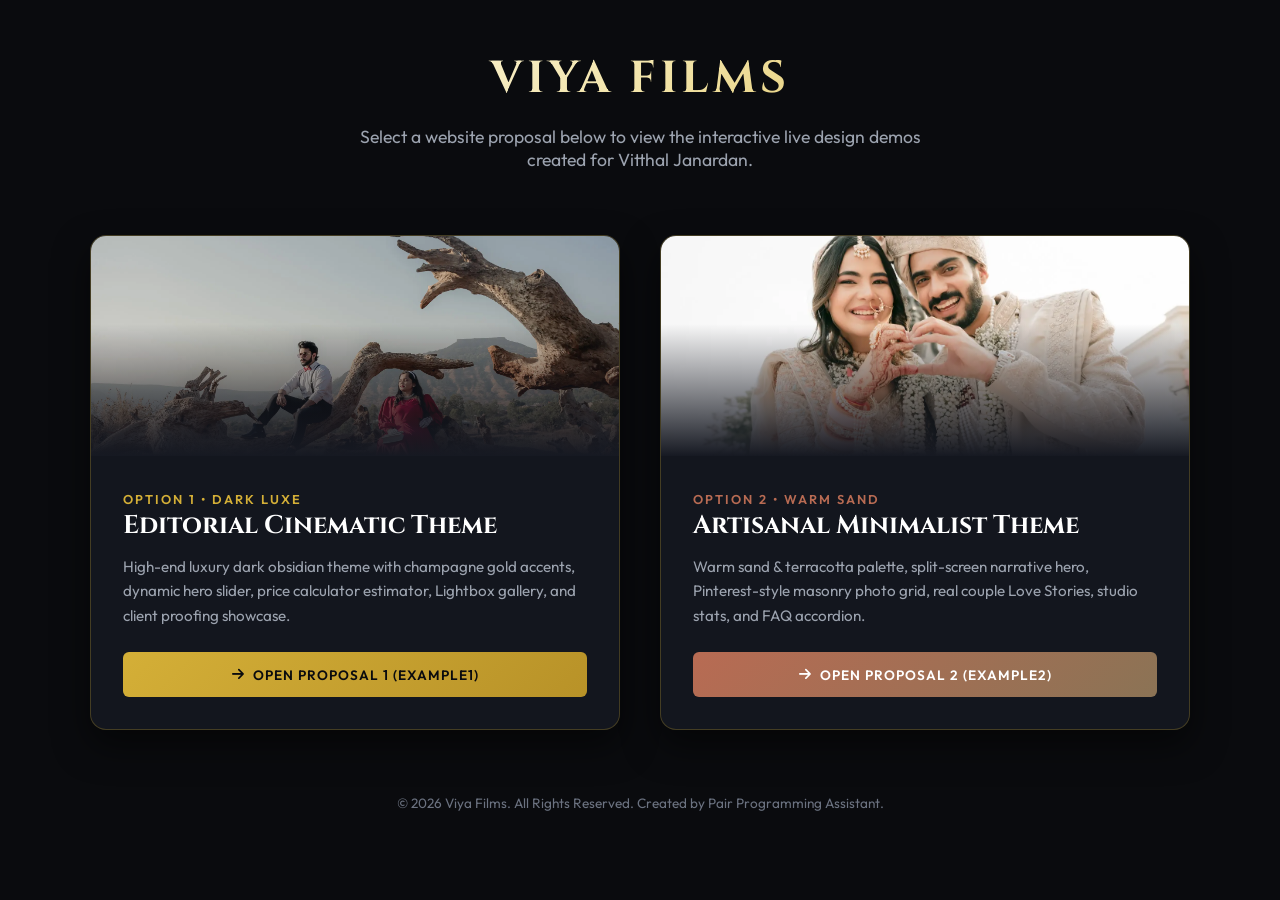
<file: index.html>
<!DOCTYPE html>
<html lang="en">
<head>
  <meta charset="UTF-8">
  <meta name="viewport" content="width=device-width, initial-scale=1.0">
  <title>Viya Films - Design Proposal Demos</title>
  <link rel="icon" type="image/svg+xml" href="example1/assets/images/favicon.svg">
  <link rel="stylesheet" href="https://cdnjs.cloudflare.com/ajax/libs/font-awesome/6.4.0/css/all.min.css">
  <style>
    @import url('https://fonts.googleapis.com/css2?family=Cinzel:wght@600;700&family=Outfit:wght@300;400;600;700&display=swap');
    
    * { margin: 0; padding: 0; box-sizing: border-box; }
    body {
      background: #0a0b0e;
      color: #f3f4f6;
      font-family: 'Outfit', sans-serif;
      min-height: 100vh;
      display: flex;
      flex-direction: column;
      justify-content: space-between;
      padding: 3rem 1.5rem;
    }

    .container {
      max-width: 1100px;
      margin: 0 auto;
      width: 100%;
    }

    .header {
      text-align: center;
      margin-bottom: 4rem;
    }

    .brand-title {
      font-family: 'Cinzel', serif;
      font-size: 2.8rem;
      letter-spacing: 4px;
      margin-bottom: 1rem;
      background: linear-gradient(135deg, #fff 0%, #f3e5ab 50%, #d4af37 100%);
      -webkit-background-clip: text;
      -webkit-text-fill-color: transparent;
    }

    .subtitle {
      color: #9ca3af;
      font-size: 1.1rem;
      max-width: 600px;
      margin: 0 auto;
    }

    .proposals-grid {
      display: grid;
      grid-template-columns: 1fr 1fr;
      gap: 2.5rem;
    }

    .proposal-card {
      background: rgba(22, 25, 34, 0.85);
      border: 1px solid rgba(212, 175, 55, 0.25);
      border-radius: 16px;
      overflow: hidden;
      display: flex;
      flex-direction: column;
      transition: all 0.35s ease;
      box-shadow: 0 15px 35px rgba(0,0,0,0.5);
    }

    .proposal-card:hover {
      transform: translateY(-8px);
      border-color: #d4af37;
      box-shadow: 0 25px 50px rgba(212, 175, 55, 0.2);
    }

    .card-banner {
      height: 220px;
      background-size: cover;
      background-position: center;
      position: relative;
    }

    .card-banner-overlay {
      position: absolute;
      top: 0; left: 0; width: 100%; height: 100%;
      background: linear-gradient(180deg, transparent 40%, rgba(22, 25, 34, 1) 100%);
    }

    .card-body {
      padding: 2rem;
      flex: 1;
      display: flex;
      flex-direction: column;
      justify-content: space-between;
    }

    .proposal-tag {
      color: #d4af37;
      font-size: 0.8rem;
      text-transform: uppercase;
      letter-spacing: 2px;
      font-weight: 600;
      margin-bottom: 0.5rem;
    }

    .proposal-title {
      font-family: 'Cinzel', serif;
      font-size: 1.6rem;
      color: #fff;
      margin-bottom: 0.75rem;
    }

    .proposal-desc {
      color: #9ca3af;
      font-size: 0.95rem;
      margin-bottom: 1.5rem;
      line-height: 1.6;
    }

    .btn-view {
      display: inline-flex;
      align-items: center;
      justify-content: center;
      gap: 0.5rem;
      padding: 0.85rem 1.5rem;
      background: linear-gradient(135deg, #d4af37 0%, #b89228 100%);
      color: #0a0b0e;
      font-weight: 600;
      text-decoration: none;
      border-radius: 6px;
      text-transform: uppercase;
      font-size: 0.85rem;
      letter-spacing: 1px;
      transition: all 0.3s ease;
    }

    .btn-view:hover {
      background: linear-gradient(135deg, #e5c158 0%, #d4af37 100%);
      transform: translateY(-2px);
    }

    .footer {
      text-align: center;
      color: #6b7280;
      font-size: 0.85rem;
      margin-top: 4rem;
    }

    @media (max-width: 768px) {
      .proposals-grid { grid-template-columns: 1fr; }
    }
  </style>
</head>
<body>

  <div class="container">
    <div class="header">
      <h1 class="brand-title">VIYA FILMS</h1>
      <p class="subtitle">Select a website proposal below to view the interactive live design demos created for Vitthal Janardan.</p>
    </div>

    <div class="proposals-grid">
      <!-- Proposal 1 Card -->
      <div class="proposal-card">
        <div class="card-banner" style="background-image: url('ex1.webp');">
          <div class="card-banner-overlay"></div>
        </div>
        <div class="card-body">
          <div>
            <span class="proposal-tag">Option 1 • Dark Luxe</span>
            <h2 class="proposal-title">Editorial Cinematic Theme</h2>
            <p class="proposal-desc">High-end luxury dark obsidian theme with champagne gold accents, dynamic hero slider, price calculator estimator, Lightbox gallery, and client proofing showcase.</p>
          </div>
          <a href="example1/index.html" class="btn-view"><i class="fa-solid fa-arrow-right"></i> Open Proposal 1 (example1)</a>
        </div>
      </div>

      <!-- Proposal 2 Card -->
      <div class="proposal-card">
        <div class="card-banner" style="background-image: url('ex9.webp');">
          <div class="card-banner-overlay"></div>
        </div>
        <div class="card-body">
          <div>
            <span class="proposal-tag" style="color: #b86b53;">Option 2 • Warm Sand</span>
            <h2 class="proposal-title">Artisanal Minimalist Theme</h2>
            <p class="proposal-desc">Warm sand & terracotta palette, split-screen narrative hero, Pinterest-style masonry photo grid, real couple Love Stories, studio stats, and FAQ accordion.</p>
          </div>
          <a href="example2/index.html" class="btn-view" style="background: linear-gradient(135deg, #b86b53 0%, #8b7355 100%); color: #fff;"><i class="fa-solid fa-arrow-right"></i> Open Proposal 2 (example2)</a>
        </div>
      </div>
    </div>

    <div class="footer">
      <p>&copy; 2026 Viya Films. All Rights Reserved. Created by Pair Programming Assistant.</p>
    </div>
  </div>

</body>
</html>
</file>
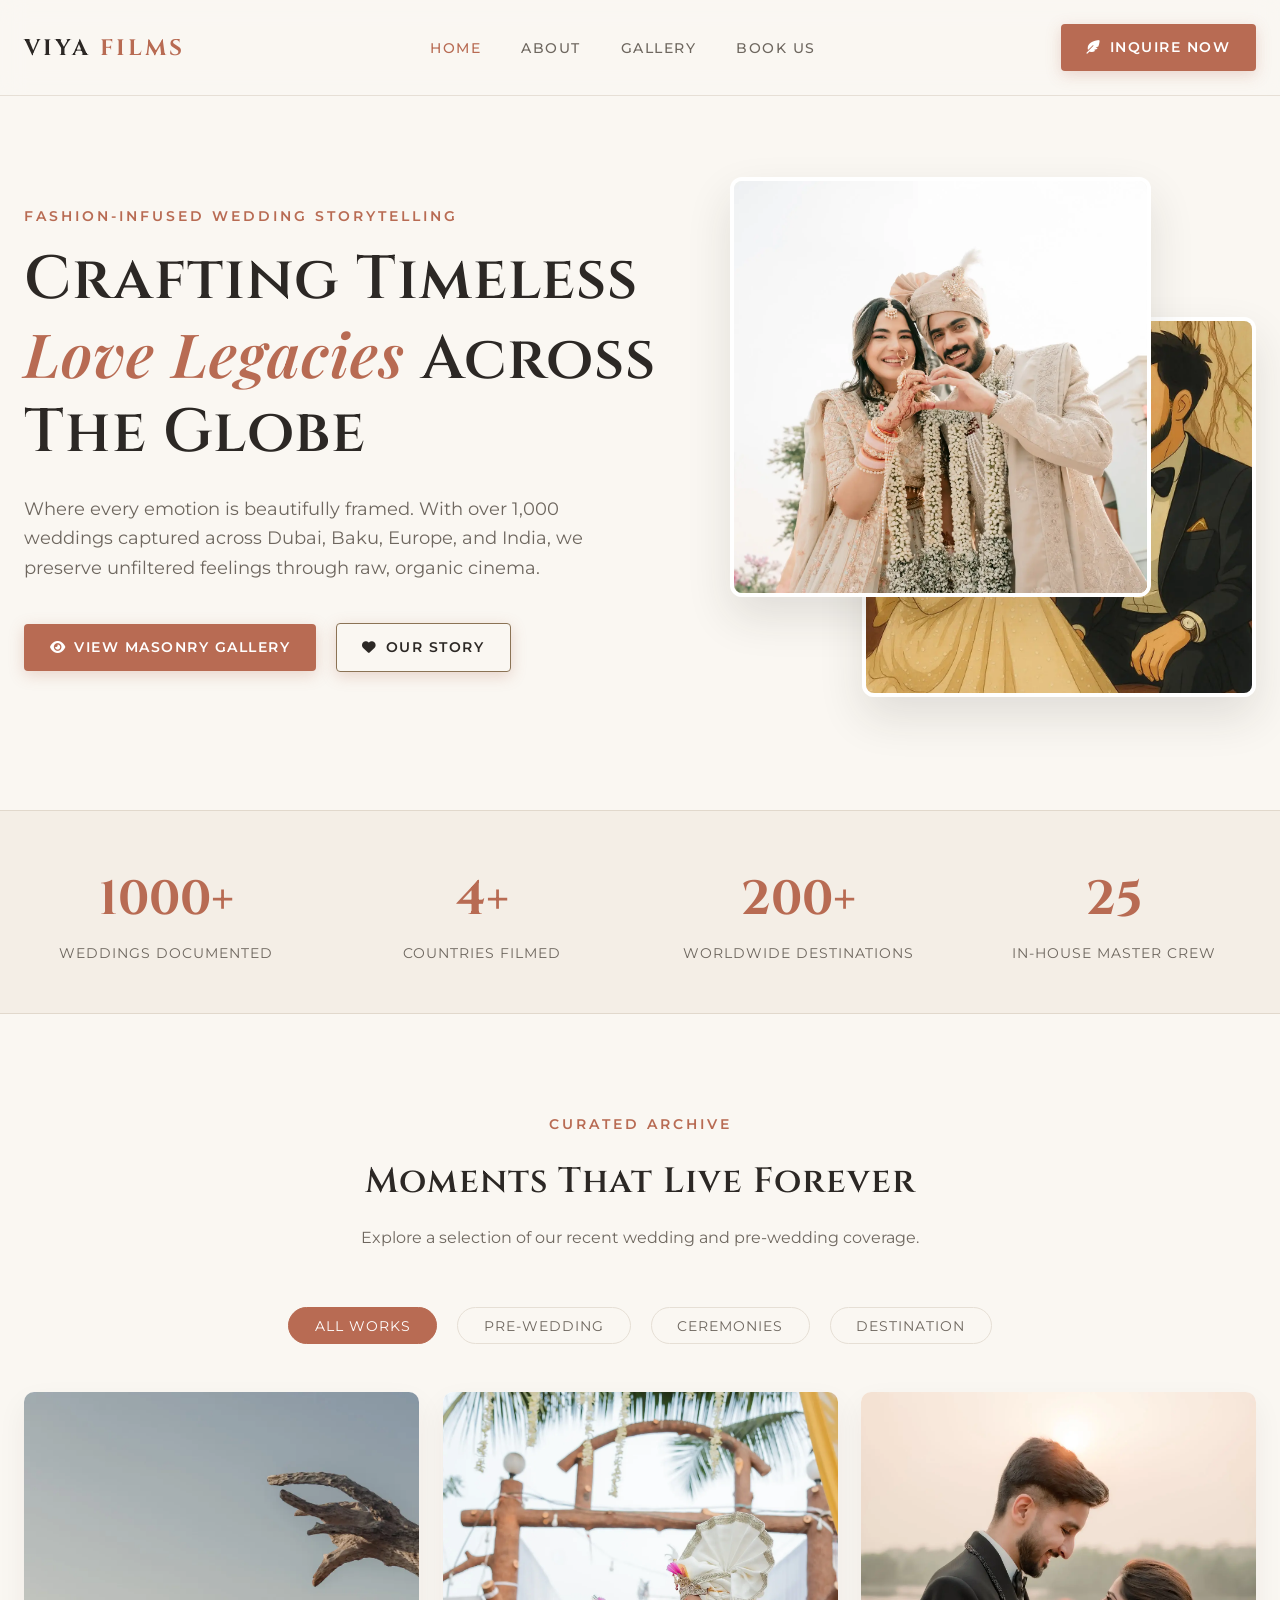
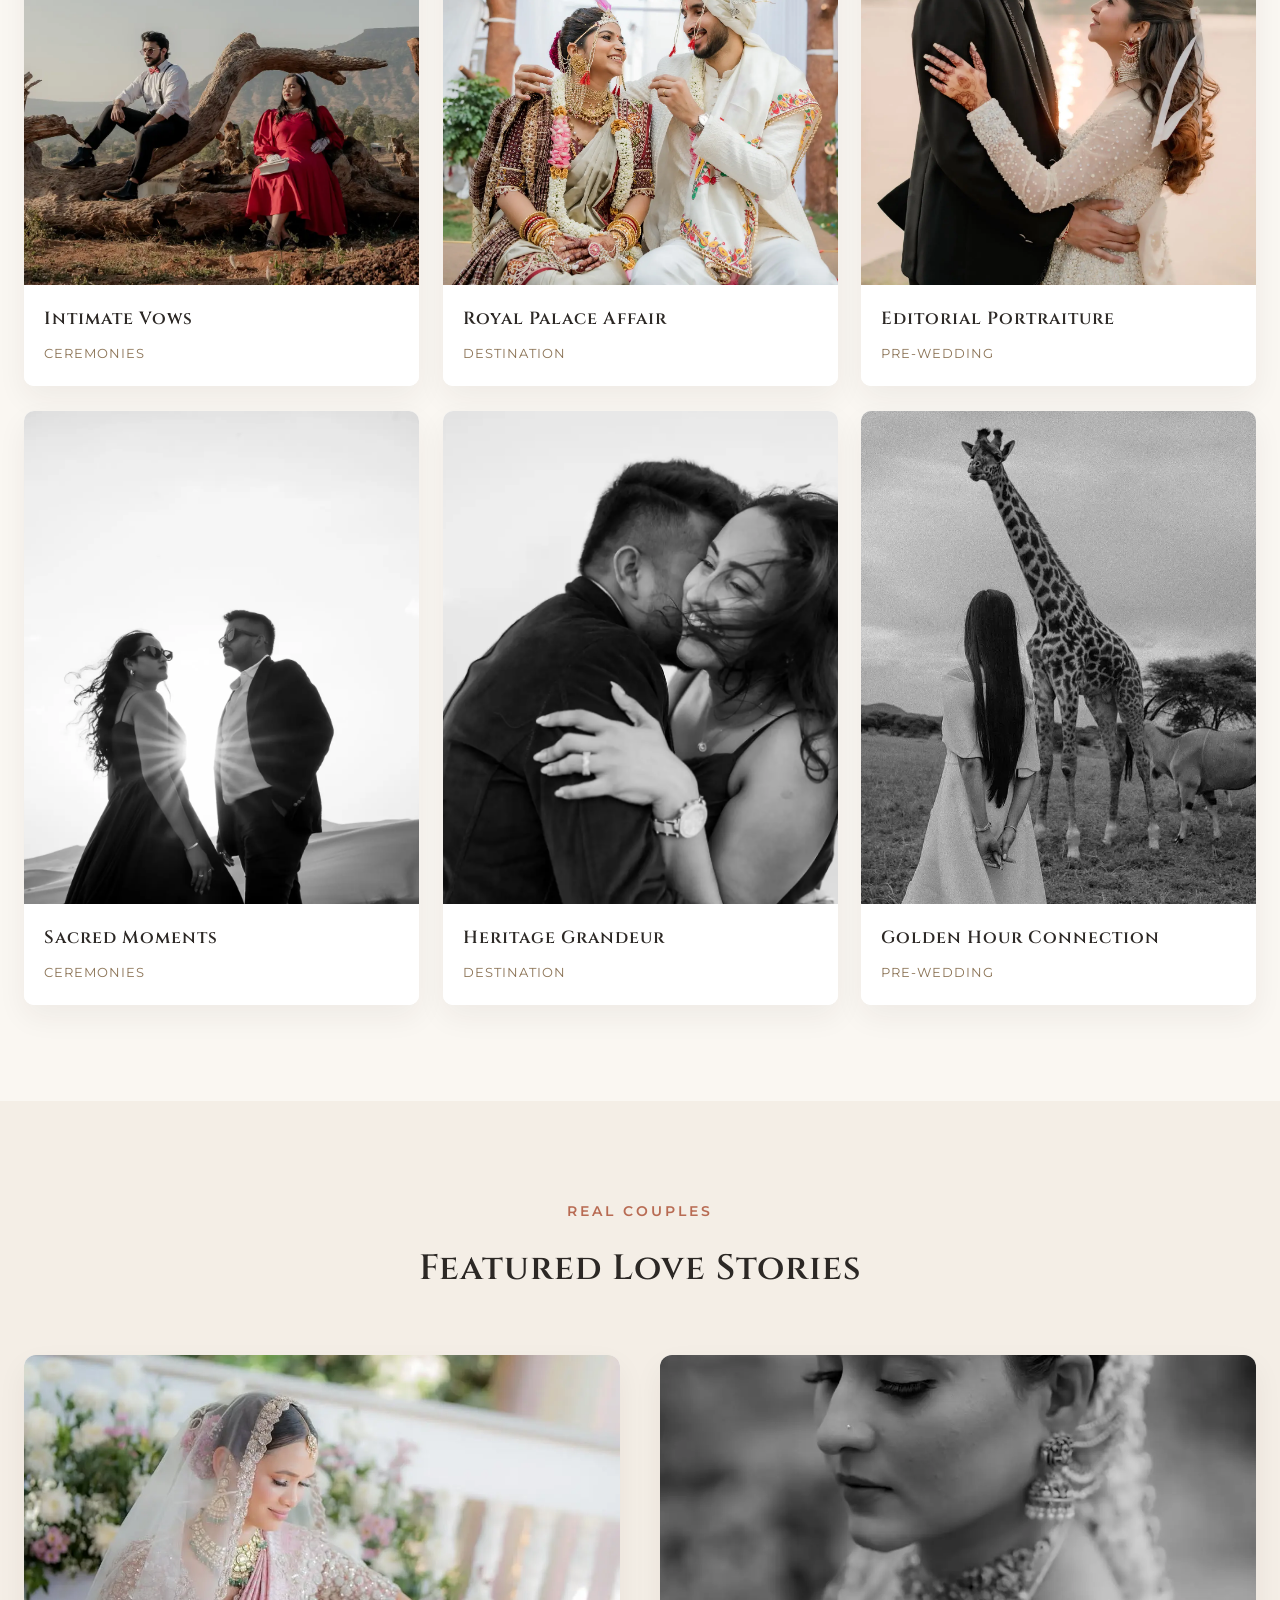
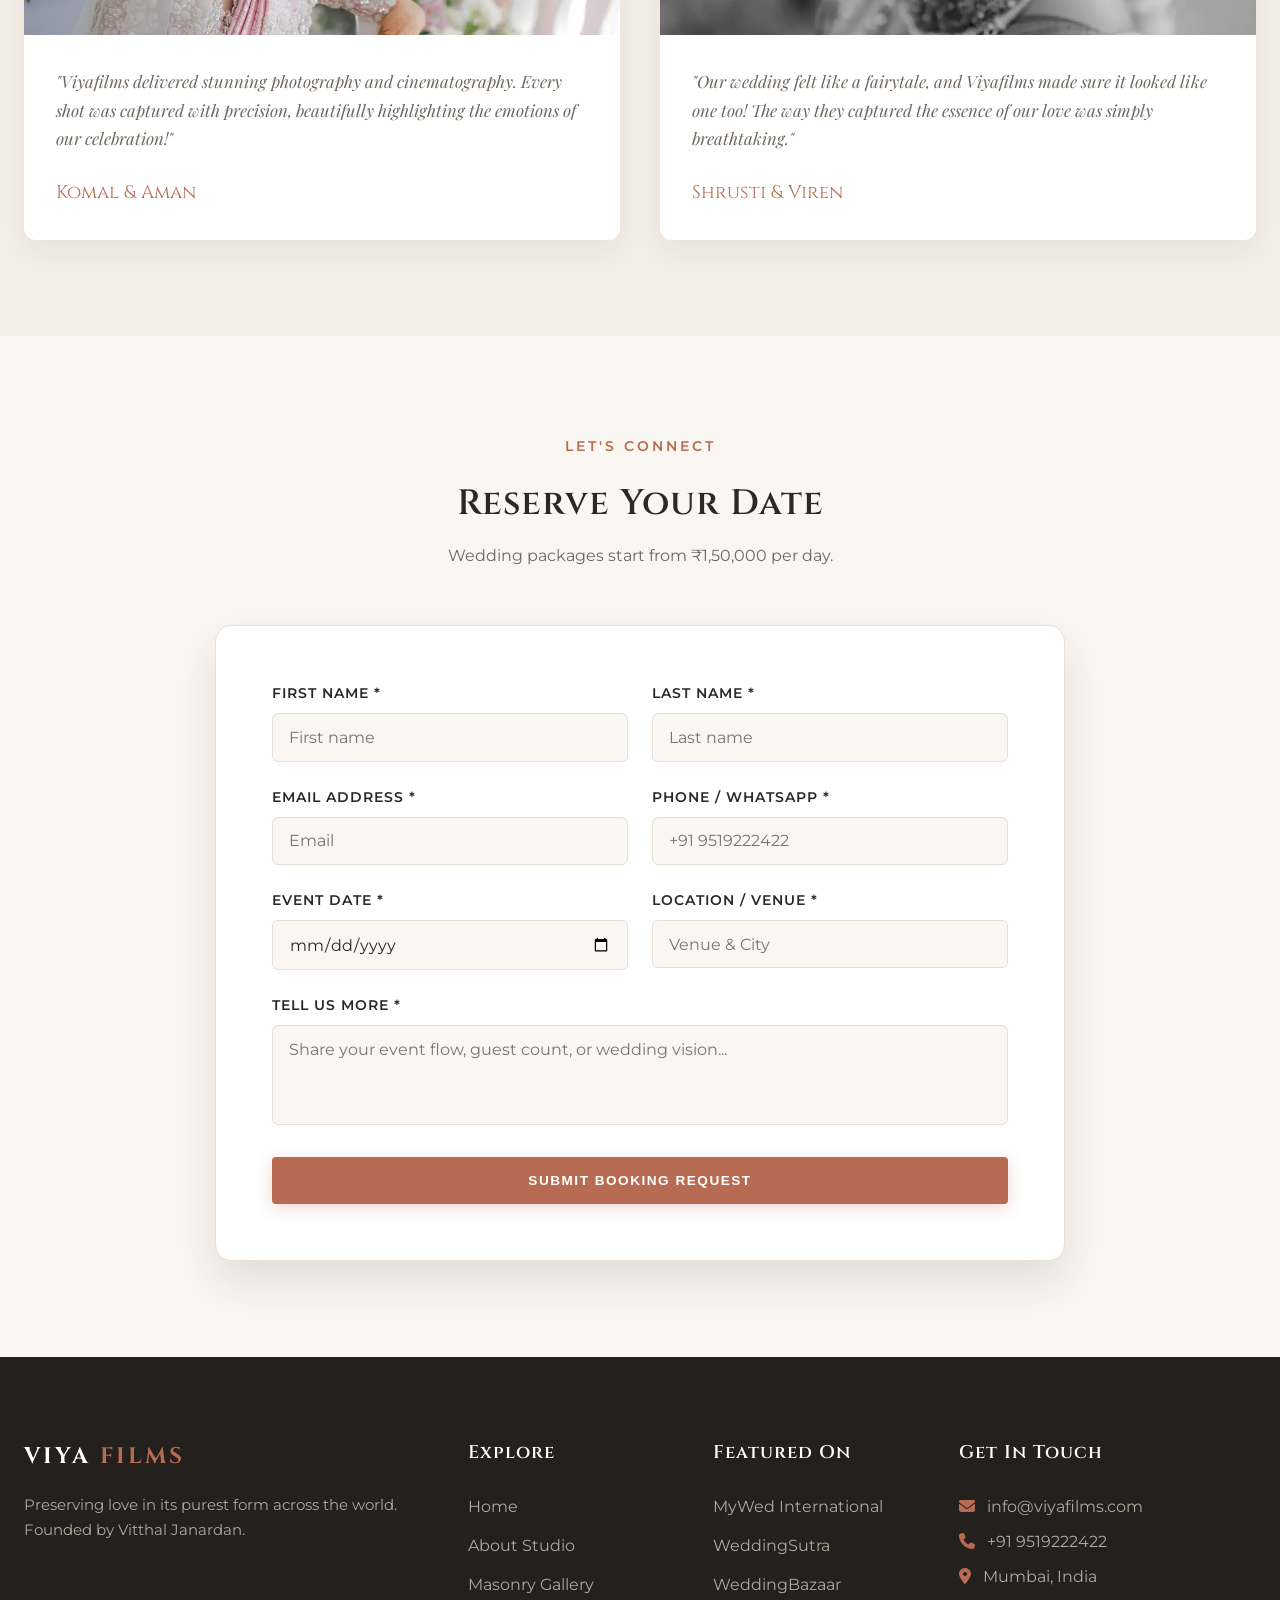
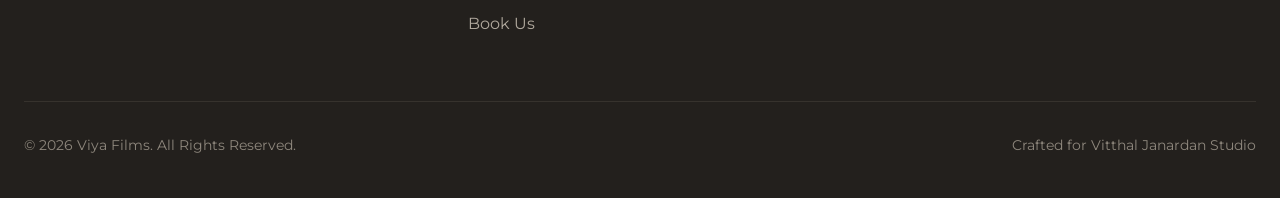
<file: example2/index.html>
<!DOCTYPE html>
<html lang="en">
<head>
  <meta charset="UTF-8">
  <meta name="viewport" content="width=device-width, initial-scale=1.0">
  <title>Viya Films | Artisanal Wedding Photography & Cinematography</title>
  <meta name="description" content="Authentic wedding storytelling worldwide by Vitthal Janardan. Documenting raw, emotional love stories with fashion-infused artistic elegance.">
  <link rel="stylesheet" href="css/styles.css">
  <link rel="icon" type="image/svg+xml" href="assets/images/favicon.svg">
  <link rel="stylesheet" href="https://cdnjs.cloudflare.com/ajax/libs/font-awesome/6.4.0/css/all.min.css">
</head>
<body>

  <!-- Navigation -->
  <header class="nav-header">
    <div class="container nav-container">
      <a href="index.html" class="brand-title">
        Viya <span>Films</span>
      </a>

      <ul class="nav-links">
        <li><a href="index.html" class="active">Home</a></li>
        <li><a href="about.html">About</a></li>
        <li><a href="gallery.html">Gallery</a></li>
        <li><a href="book.html">Book Us</a></li>
      </ul>

      <a href="book.html" class="btn-terracotta btn-desktop-warm"><i class="fa-solid fa-feather-pointed"></i> Inquire Now</a>

      <button class="mobile-toggle-warm" aria-label="Open menu">
        <i class="fa-solid fa-bars"></i>
      </button>
    </div>
  </header>

  <!-- Mobile Navigation Drawer -->
  <div class="mobile-drawer-warm">
    <button class="mobile-drawer-close-warm" aria-label="Close menu">&times;</button>
    <a href="index.html" class="brand-title" style="margin-bottom: 2rem; display: block;">Viya <span>Films</span></a>
    <ul class="mobile-nav-links-warm">
      <li><a href="index.html">Home</a></li>
      <li><a href="about.html">About Studio</a></li>
      <li><a href="gallery.html">Masonry Gallery</a></li>
      <li><a href="book.html">Book Us & FAQs</a></li>
    </ul>
    <a href="book.html" class="btn-terracotta" style="margin-top: 2rem; width: 100%; justify-content: center;"><i class="fa-solid fa-feather-pointed"></i> Inquire Now</a>
  </div>

  <!-- Split Hero Section -->
  <section class="hero-split-section">
    <div class="container">
      <div class="hero-grid">
        <div>
          <span class="hero-tag">Fashion-Infused Wedding Storytelling</span>
          <h1 class="hero-heading">Crafting Timeless <span class="font-editorial" style="font-style: italic; color: var(--accent-terracotta);">Love Legacies</span> Across The Globe</h1>
          <p class="hero-paragraph">Where every emotion is beautifully framed. With over 1,000 weddings captured across Dubai, Baku, Europe, and India, we preserve unfiltered feelings through raw, organic cinema.</p>
          <div class="hero-btn-group">
            <a href="gallery.html" class="btn-terracotta"><i class="fa-solid fa-eye"></i> View Masonry Gallery</a>
            <a href="about.html" class="btn-terracotta btn-outline-sand"><i class="fa-solid fa-heart"></i> Our Story</a>
          </div>
        </div>

        <div class="photo-stack-wrapper">
          <div class="stack-card stack-card-1">
            <img src="assets/images/ex9.webp" alt="Wedding Portrait 1">
          </div>
          <div class="stack-card stack-card-2">
            <img src="assets/images/ex11.webp" alt="Wedding Portrait 2">
          </div>
        </div>
      </div>
    </div>
  </section>

  <!-- Studio Craft Stats -->
  <section style="padding: 3rem 0; background: var(--bg-sand-surface); border-top: 1px solid var(--border-light); border-bottom: 1px solid var(--border-light);">
    <div class="container">
      <div class="studio-grid">
        <div>
          <div class="studio-stat-val">1000+</div>
          <div class="studio-stat-lbl">Weddings Documented</div>
        </div>
        <div>
          <div class="studio-stat-val">4+</div>
          <div class="studio-stat-lbl">Countries Filmed</div>
        </div>
        <div>
          <div class="studio-stat-val">200+</div>
          <div class="studio-stat-lbl">Worldwide Destinations</div>
        </div>
        <div>
          <div class="studio-stat-val">25</div>
          <div class="studio-stat-lbl">In-House Master Crew</div>
        </div>
      </div>
    </div>
  </section>

  <!-- Featured Masonry Section -->
  <section class="section-padding">
    <div class="container">
      <div class="section-header-centered">
        <span class="hero-tag">Curated Archive</span>
        <h2 class="font-serif" style="font-size: 2.2rem; margin-bottom: 0.75rem;">Moments That Live Forever</h2>
        <p style="color: var(--text-muted);">Explore a selection of our recent wedding and pre-wedding coverage.</p>
      </div>

      <div class="masonry-filter-menu">
        <button class="masonry-tab active" data-tab="all">All Works</button>
        <button class="masonry-tab" data-tab="prewedding">Pre-Wedding</button>
        <button class="masonry-tab" data-tab="ceremonies">Ceremonies</button>
        <button class="masonry-tab" data-tab="destination">Destination</button>
      </div>

      <div class="masonry-grid">
        <div class="masonry-item" data-category="ceremonies">
          <div class="masonry-img-wrapper">
            <img src="assets/images/ex1.webp" alt="Ceremony Shot" class="masonry-img">
          </div>
          <div class="masonry-caption">
            <h3 class="masonry-title">Intimate Vows</h3>
            <span class="masonry-sub">Ceremonies</span>
          </div>
        </div>
        <div class="masonry-item" data-category="destination">
          <div class="masonry-img-wrapper">
            <img src="assets/images/ex2.webp" alt="Palace Wedding" class="masonry-img">
          </div>
          <div class="masonry-caption">
            <h3 class="masonry-title">Royal Palace Affair</h3>
            <span class="masonry-sub">Destination</span>
          </div>
        </div>
        <div class="masonry-item" data-category="prewedding">
          <div class="masonry-img-wrapper">
            <img src="assets/images/ex5.webp" alt="Pre-wedding" class="masonry-img">
          </div>
          <div class="masonry-caption">
            <h3 class="masonry-title">Editorial Portraiture</h3>
            <span class="masonry-sub">Pre-Wedding</span>
          </div>
        </div>
        <div class="masonry-item" data-category="ceremonies">
          <div class="masonry-img-wrapper">
            <img src="assets/images/ex6.webp" alt="Rituals" class="masonry-img">
          </div>
          <div class="masonry-caption">
            <h3 class="masonry-title">Sacred Moments</h3>
            <span class="masonry-sub">Ceremonies</span>
          </div>
        </div>
        <div class="masonry-item" data-category="destination">
          <div class="masonry-img-wrapper">
            <img src="assets/images/ex10.webp" alt="Grand Entry" class="masonry-img">
          </div>
          <div class="masonry-caption">
            <h3 class="masonry-title">Heritage Grandeur</h3>
            <span class="masonry-sub">Destination</span>
          </div>
        </div>
        <div class="masonry-item" data-category="prewedding">
          <div class="masonry-img-wrapper">
            <img src="assets/images/ex18.webp" alt="Sunset Couple" class="masonry-img">
          </div>
          <div class="masonry-caption">
            <h3 class="masonry-title">Golden Hour Connection</h3>
            <span class="masonry-sub">Pre-Wedding</span>
          </div>
        </div>
      </div>
    </div>
  </section>

  <!-- Love Stories Section -->
  <section class="section-padding" style="background: var(--bg-sand-surface);">
    <div class="container">
      <div class="section-header-centered">
        <span class="hero-tag">Real Couples</span>
        <h2 class="font-serif" style="font-size: 2.2rem;">Featured Love Stories</h2>
      </div>

      <div class="stories-grid">
        <div class="story-card">
          <div class="story-img-container">
            <img src="assets/images/ex12.webp" alt="Komal & Aman">
          </div>
          <div class="story-body">
            <p class="story-quote">"Viyafilms delivered stunning photography and cinematography. Every shot was captured with precision, beautifully highlighting the emotions of our celebration!"</p>
            <div class="story-author">Komal & Aman</div>
          </div>
        </div>

        <div class="story-card">
          <div class="story-img-container">
            <img src="assets/images/ex13.webp" alt="Shrusti & Viren">
          </div>
          <div class="story-body">
            <p class="story-quote">"Our wedding felt like a fairytale, and Viyafilms made sure it looked like one too! The way they captured the essence of our love was simply breathtaking."</p>
            <div class="story-author">Shrusti & Viren</div>
          </div>
        </div>
      </div>
    </div>
  </section>

  <!-- Instant Booking & FAQ Section -->
  <section class="section-padding">
    <div class="container">
      <div class="section-header-centered">
        <span class="hero-tag">Let's Connect</span>
        <h2 class="font-serif" style="font-size: 2.2rem; margin-bottom: 0.5rem;">Reserve Your Date</h2>
        <p style="color: var(--text-muted);">Wedding packages start from ₹1,50,000 per day.</p>
      </div>

      <div class="booking-card-warm">
        <form id="bookingFormWarm">
          <div class="form-grid-2-warm">
            <div class="form-field-group">
              <label class="form-label-warm">First Name *</label>
              <input type="text" class="input-warm" required placeholder="First name">
            </div>
            <div class="form-field-group">
              <label class="form-label-warm">Last Name *</label>
              <input type="text" class="input-warm" required placeholder="Last name">
            </div>
          </div>

          <div class="form-grid-2-warm">
            <div class="form-field-group">
              <label class="form-label-warm">Email Address *</label>
              <input type="email" class="input-warm" required placeholder="Email">
            </div>
            <div class="form-field-group">
              <label class="form-label-warm">Phone / WhatsApp *</label>
              <input type="tel" class="input-warm" required placeholder="+91 9519222422">
            </div>
          </div>

          <div class="form-grid-2-warm">
            <div class="form-field-group">
              <label class="form-label-warm">Event Date *</label>
              <input type="date" class="input-warm" required>
            </div>
            <div class="form-field-group">
              <label class="form-label-warm">Location / Venue *</label>
              <input type="text" class="input-warm" required placeholder="Venue & City">
            </div>
          </div>

          <div class="form-field-group">
            <label class="form-label-warm">Tell Us More *</label>
            <textarea class="input-warm" style="height: 100px; resize: none;" required placeholder="Share your event flow, guest count, or wedding vision..."></textarea>
          </div>

          <button type="submit" class="btn-terracotta" style="width: 100%; justify-content: center; padding: 1rem;">Submit Booking Request</button>
        </form>
      </div>
    </div>
  </section>

  <!-- Footer Warm -->
  <footer class="footer-warm">
    <div class="container">
      <div class="footer-warm-grid">
        <div>
          <a href="index.html" class="brand-title" style="color: #ffffff; display: inline-block; margin-bottom: 1rem;">Viya <span>Films</span></a>
          <p style="color: #b0a89d; font-size: 0.95rem;">Preserving love in its purest form across the world. Founded by Vitthal Janardan.</p>
        </div>

        <div>
          <h4>Explore</h4>
          <ul class="footer-warm-links">
            <li><a href="index.html">Home</a></li>
            <li><a href="about.html">About Studio</a></li>
            <li><a href="gallery.html">Masonry Gallery</a></li>
            <li><a href="book.html">Book Us</a></li>
          </ul>
        </div>

        <div>
          <h4>Featured On</h4>
          <ul class="footer-warm-links">
            <li><a href="#">MyWed International</a></li>
            <li><a href="#">WeddingSutra</a></li>
            <li><a href="#">WeddingBazaar</a></li>
          </ul>
        </div>

        <div>
          <h4>Get In Touch</h4>
          <p style="color: #b0a89d; margin-bottom: 0.5rem;"><i class="fa-solid fa-envelope" style="color: var(--accent-terracotta); margin-right: 0.5rem;"></i> info@viyafilms.com</p>
          <p style="color: #b0a89d; margin-bottom: 0.5rem;"><i class="fa-solid fa-phone" style="color: var(--accent-terracotta); margin-right: 0.5rem;"></i> +91 9519222422</p>
          <p style="color: #b0a89d;"><i class="fa-solid fa-location-dot" style="color: var(--accent-terracotta); margin-right: 0.5rem;"></i> Mumbai, India</p>
        </div>
      </div>

      <div class="footer-warm-bottom">
        <p>&copy; 2026 Viya Films. All Rights Reserved.</p>
        <p>Crafted for Vitthal Janardan Studio</p>
      </div>
    </div>
  </footer>

  <script src="js/app.js"></script>
</body>
</html>
</file>
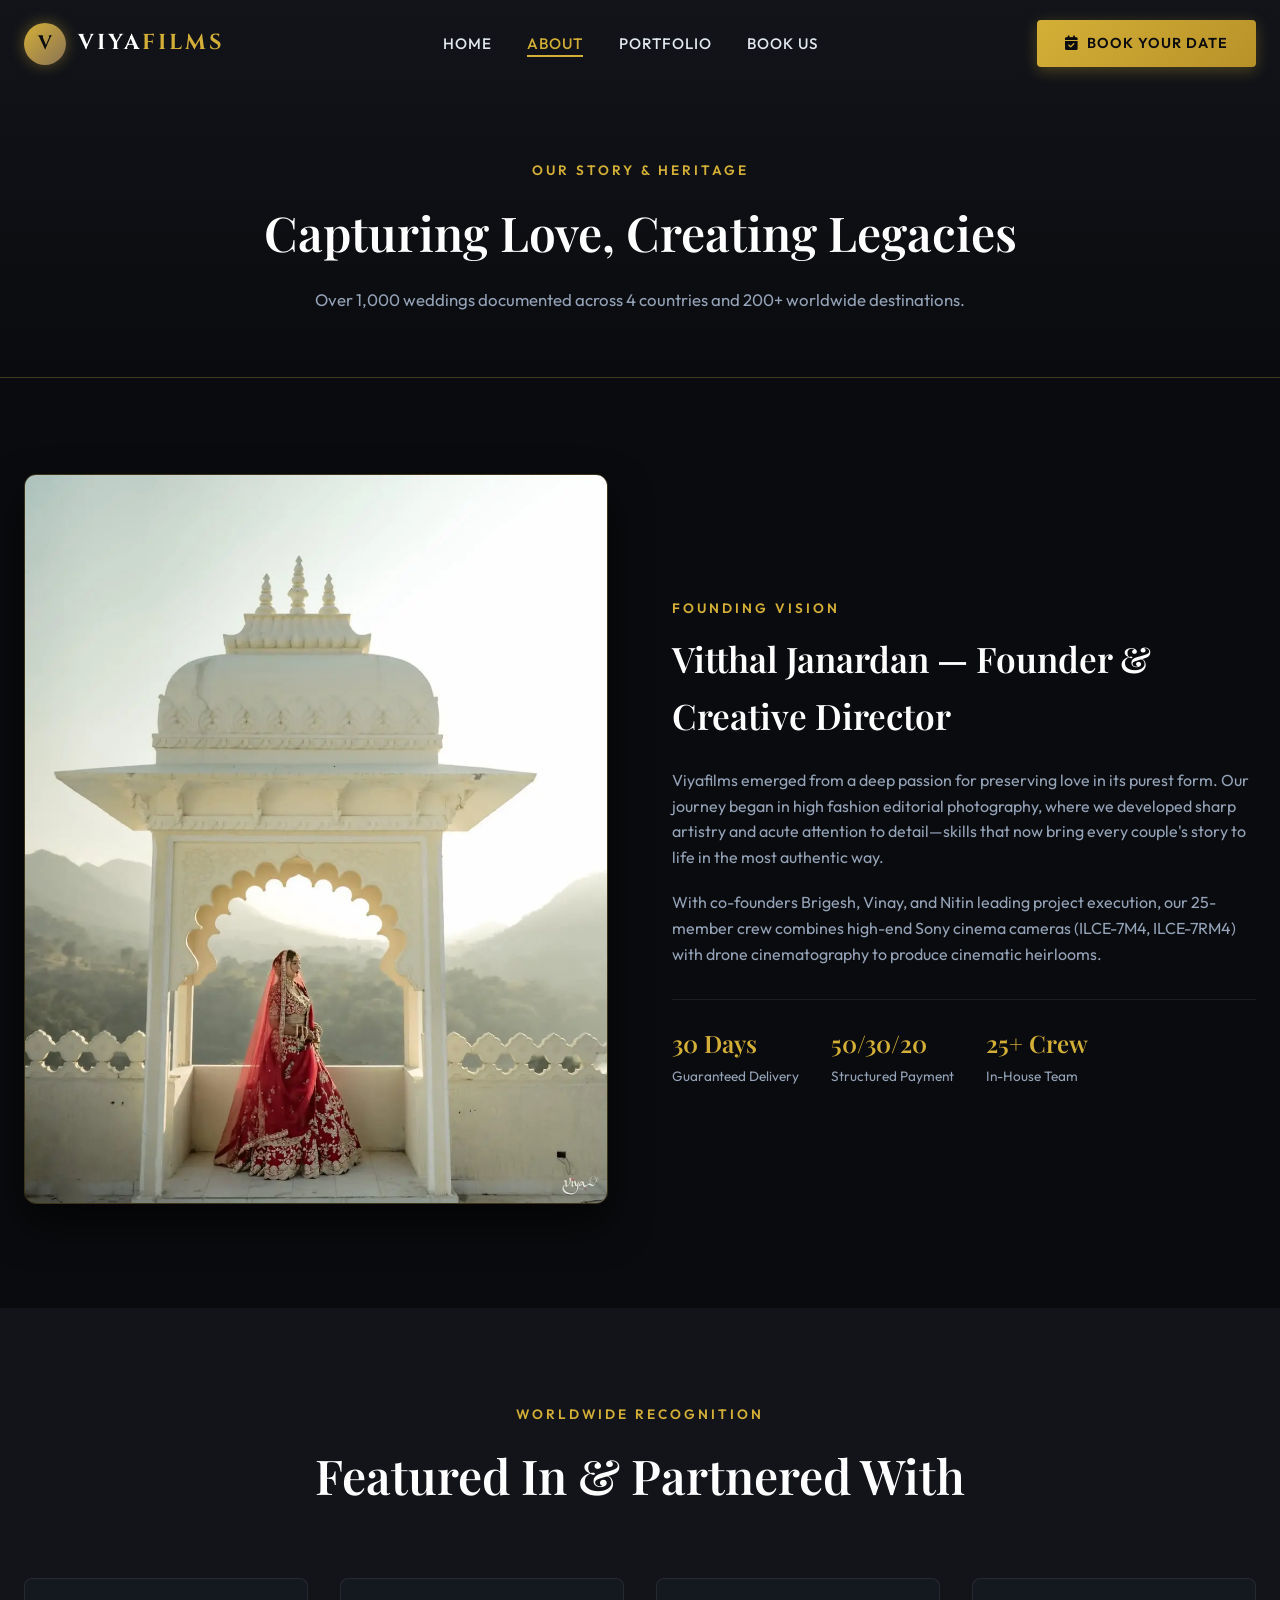
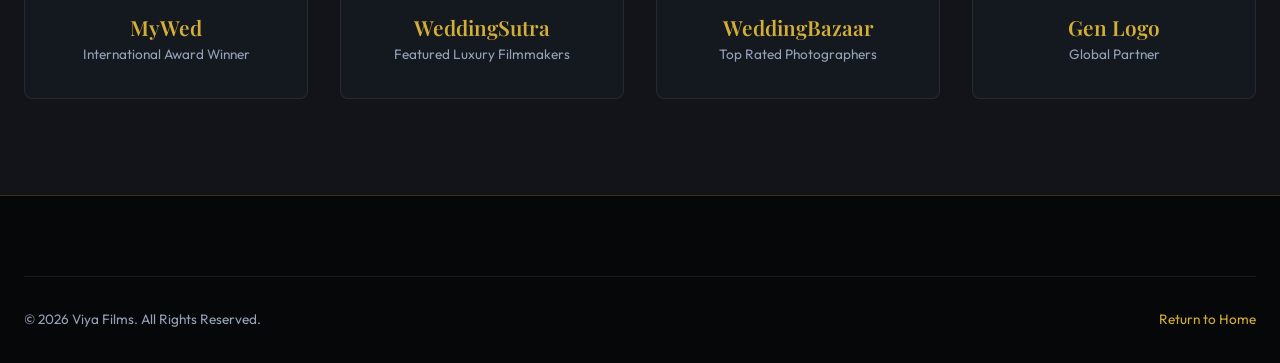
<file: example1/about.html>
<!DOCTYPE html>
<html lang="en">
<head>
  <meta charset="UTF-8">
  <meta name="viewport" content="width=device-width, initial-scale=1.0">
  <title>About Us | Viya Films</title>
  <link rel="stylesheet" href="css/styles.css">
  <link rel="icon" type="image/svg+xml" href="assets/images/favicon.svg">
  <link rel="stylesheet" href="https://cdnjs.cloudflare.com/ajax/libs/font-awesome/6.4.0/css/all.min.css">
</head>
<body>

  <!-- Navigation Header -->
  <header class="site-header scrolled">
    <div class="container nav-wrapper">
      <a href="index.html" class="brand-logo">
        <div class="brand-logo-icon">V</div>
        <span class="brand-name">VIYA<span>FILMS</span></span>
      </a>

      <ul class="nav-menu">
        <li><a href="index.html" class="nav-link">Home</a></li>
        <li><a href="about.html" class="nav-link active">About</a></li>
        <li><a href="portfolio.html" class="nav-link">Portfolio</a></li>
        <li><a href="book-us.html" class="nav-link">Book Us</a></li>
      </ul>

      <a href="book-us.html" class="btn-luxe"><i class="fa-solid fa-calendar-check"></i> Book Your Date</a>

      <button class="mobile-toggle" aria-label="Open menu">
        <i class="fa-solid fa-bars"></i>
      </button>
    </div>
  </header>

  <!-- Page Banner -->
  <section style="padding: 10rem 0 4rem 0; background: linear-gradient(180deg, var(--bg-surface) 0%, var(--bg-dark) 100%); text-align: center; border-bottom: 1px solid var(--border-gold);">
    <div class="container">
      <span class="section-tagline">Our Story & Heritage</span>
      <h1 class="section-title">Capturing Love, Creating Legacies</h1>
      <p class="section-desc" style="max-width: 650px; margin: 0 auto;">Over 1,000 weddings documented across 4 countries and 200+ worldwide destinations.</p>
    </div>
  </section>

  <!-- About Story Section -->
  <section class="section-padding" style="background: var(--bg-dark);">
    <div class="container">
      <div style="display: grid; grid-template-columns: 1fr 1fr; gap: 4rem; align-items: center;">
        <div>
          <img src="assets/images/ex14.webp" alt="Vitthal Janardan & Viya Films Crew" style="width: 100%; border-radius: 12px; border: 1px solid var(--border-gold); box-shadow: var(--shadow-luxe);">
        </div>
        <div>
          <span class="section-tagline">Founding Vision</span>
          <h2 class="font-serif" style="font-size: 2.2rem; margin-bottom: 1.5rem; color: var(--text-heading);">Vitthal Janardan — Founder & Creative Director</h2>
          <p style="color: var(--text-muted); margin-bottom: 1.25rem;">Viyafilms emerged from a deep passion for preserving love in its purest form. Our journey began in high fashion editorial photography, where we developed sharp artistry and acute attention to detail—skills that now bring every couple's story to life in the most authentic way.</p>
          <p style="color: var(--text-muted); margin-bottom: 1.25rem;">With co-founders Brigesh, Vinay, and Nitin leading project execution, our 25-member crew combines high-end Sony cinema cameras (ILCE-7M4, ILCE-7RM4) with drone cinematography to produce cinematic heirlooms.</p>
          <div style="display: flex; gap: 2rem; margin-top: 2rem; border-top: 1px solid var(--border-subtle); padding-top: 1.5rem;">
            <div>
              <h4 style="color: var(--accent-gold); font-size: 1.5rem;">30 Days</h4>
              <span style="color: var(--text-muted); font-size: 0.85rem;">Guaranteed Delivery</span>
            </div>
            <div>
              <h4 style="color: var(--accent-gold); font-size: 1.5rem;">50/30/20</h4>
              <span style="color: var(--text-muted); font-size: 0.85rem;">Structured Payment</span>
            </div>
            <div>
              <h4 style="color: var(--accent-gold); font-size: 1.5rem;">25+ Crew</h4>
              <span style="color: var(--text-muted); font-size: 0.85rem;">In-House Team</span>
            </div>
          </div>
        </div>
      </div>
    </div>
  </section>

  <!-- Press & Recognition -->
  <section class="section-padding" style="background: var(--bg-surface);">
    <div class="container">
      <div class="section-header">
        <span class="section-tagline">Worldwide Recognition</span>
        <h2 class="section-title">Featured In & Partnered With</h2>
      </div>

      <div style="display: grid; grid-template-columns: repeat(4, 1fr); gap: 2rem; text-align: center;">
        <div style="background: var(--bg-card); padding: 2rem; border-radius: 8px; border: 1px solid var(--border-subtle);">
          <h3 class="font-serif" style="color: var(--accent-gold); font-size: 1.3rem;">MyWed</h3>
          <p style="color: var(--text-muted); font-size: 0.85rem;">International Award Winner</p>
        </div>
        <div style="background: var(--bg-card); padding: 2rem; border-radius: 8px; border: 1px solid var(--border-subtle);">
          <h3 class="font-serif" style="color: var(--accent-gold); font-size: 1.3rem;">WeddingSutra</h3>
          <p style="color: var(--text-muted); font-size: 0.85rem;">Featured Luxury Filmmakers</p>
        </div>
        <div style="background: var(--bg-card); padding: 2rem; border-radius: 8px; border: 1px solid var(--border-subtle);">
          <h3 class="font-serif" style="color: var(--accent-gold); font-size: 1.3rem;">WeddingBazaar</h3>
          <p style="color: var(--text-muted); font-size: 0.85rem;">Top Rated Photographers</p>
        </div>
        <div style="background: var(--bg-card); padding: 2rem; border-radius: 8px; border: 1px solid var(--border-subtle);">
          <h3 class="font-serif" style="color: var(--accent-gold); font-size: 1.3rem;">Gen Logo</h3>
          <p style="color: var(--text-muted); font-size: 0.85rem;">Global Partner</p>
        </div>
      </div>
    </div>
  </section>

  <!-- Footer -->
  <footer class="site-footer">
    <div class="container">
      <div class="footer-bottom">
        <p>&copy; 2026 Viya Films. All Rights Reserved.</p>
        <p><a href="index.html" style="color: var(--accent-gold); text-decoration: none;">Return to Home</a></p>
      </div>
    </div>
  </footer>

  <script src="js/main.js"></script>
</body>
</html>
</file>
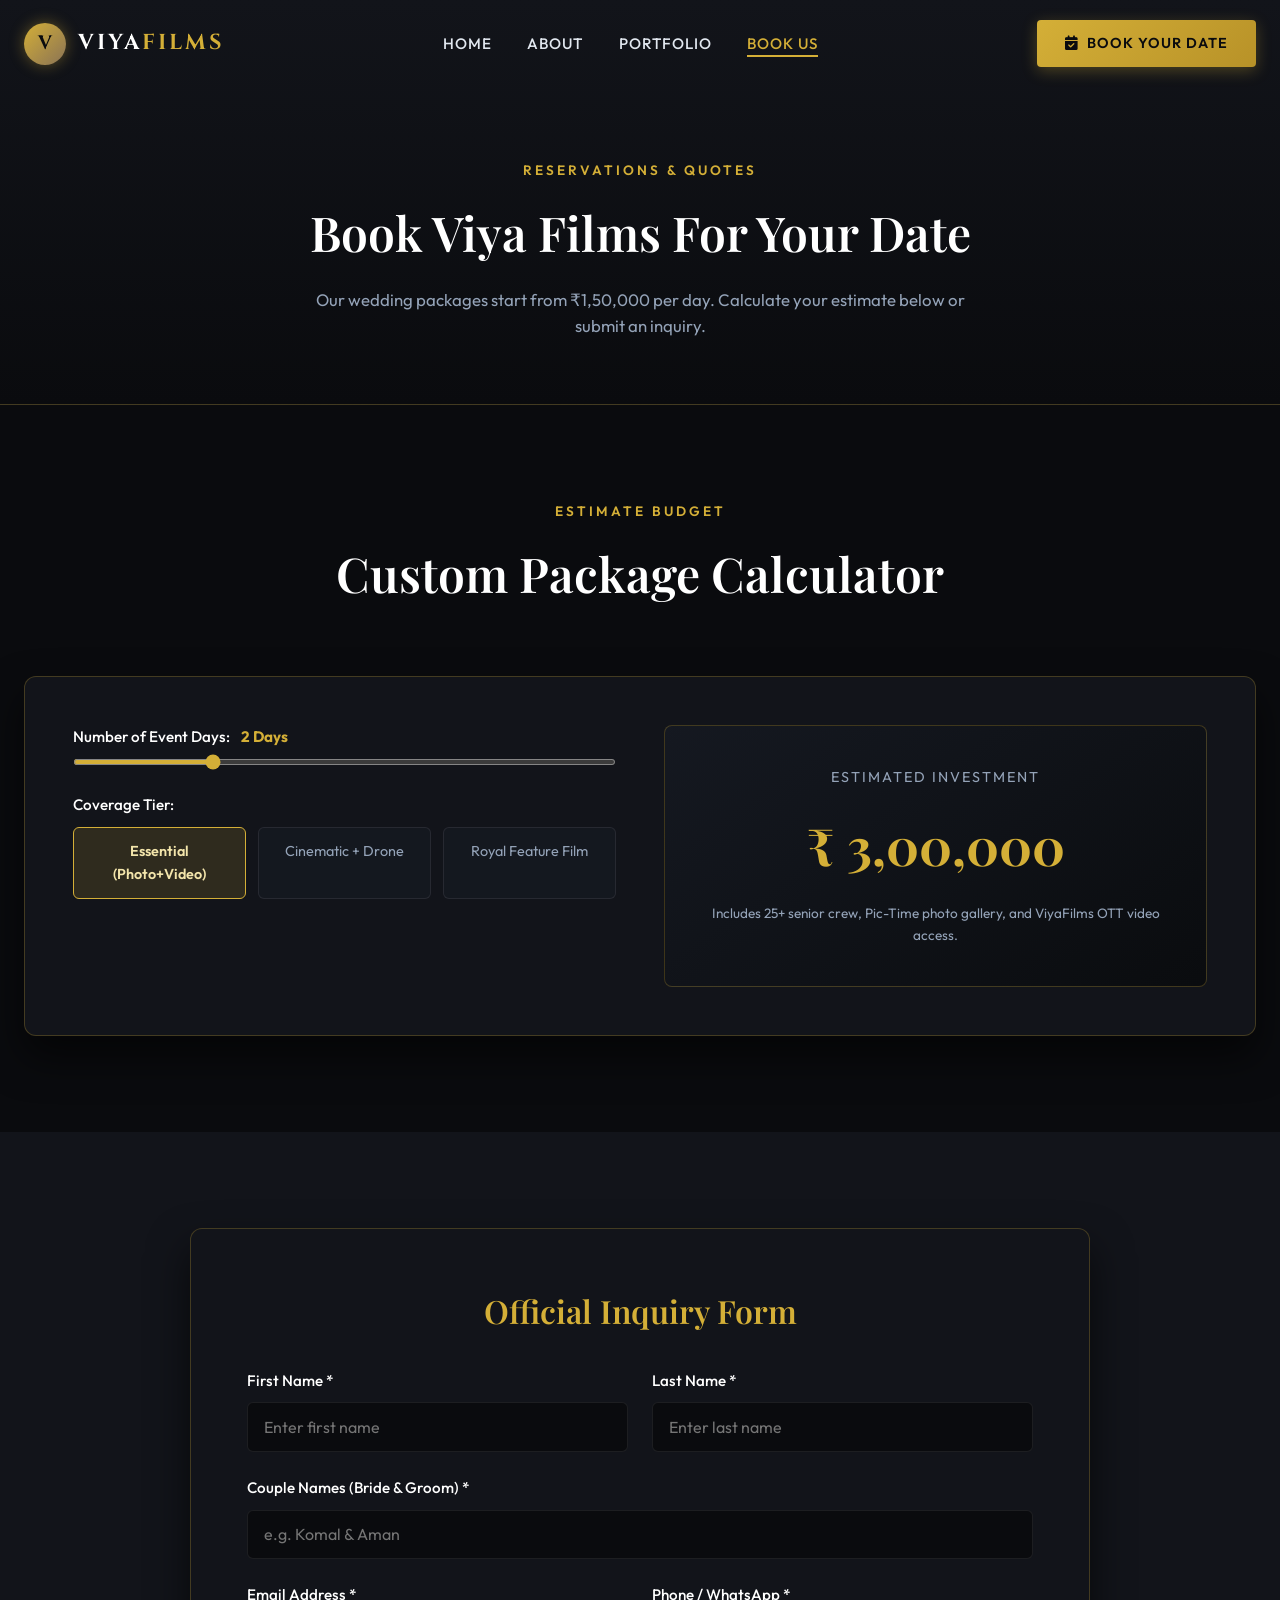
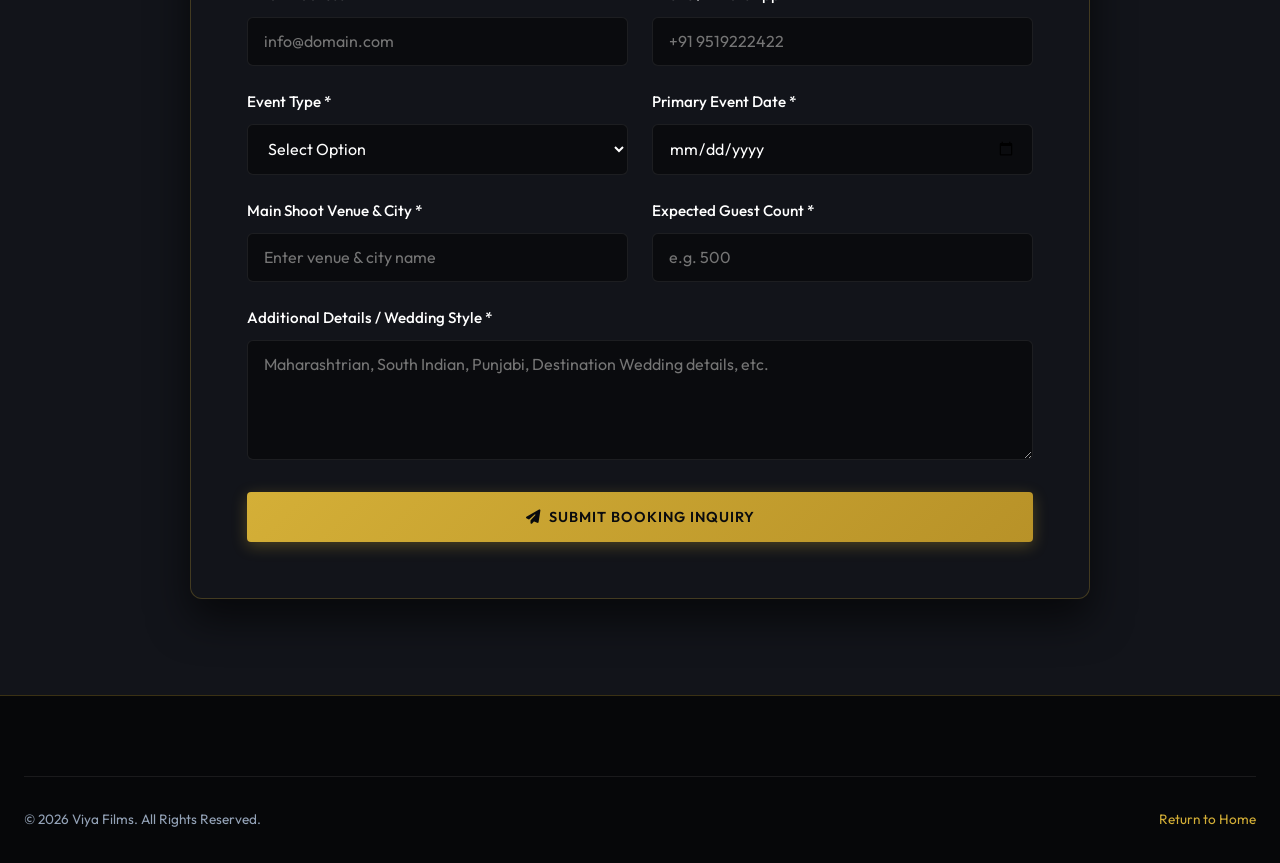
<file: example1/book-us.html>
<!DOCTYPE html>
<html lang="en">
<head>
  <meta charset="UTF-8">
  <meta name="viewport" content="width=device-width, initial-scale=1.0">
  <title>Book Us & Package Calculator | Viya Films</title>
  <link rel="stylesheet" href="css/styles.css">
  <link rel="icon" type="image/svg+xml" href="assets/images/favicon.svg">
  <link rel="stylesheet" href="https://cdnjs.cloudflare.com/ajax/libs/font-awesome/6.4.0/css/all.min.css">
</head>
<body>

  <!-- Navigation Header -->
  <header class="site-header scrolled">
    <div class="container nav-wrapper">
      <a href="index.html" class="brand-logo">
        <div class="brand-logo-icon">V</div>
        <span class="brand-name">VIYA<span>FILMS</span></span>
      </a>

      <ul class="nav-menu">
        <li><a href="index.html" class="nav-link">Home</a></li>
        <li><a href="about.html" class="nav-link">About</a></li>
        <li><a href="portfolio.html" class="nav-link">Portfolio</a></li>
        <li><a href="book-us.html" class="nav-link active">Book Us</a></li>
      </ul>

      <a href="book-us.html" class="btn-luxe"><i class="fa-solid fa-calendar-check"></i> Book Your Date</a>

      <button class="mobile-toggle" aria-label="Open menu">
        <i class="fa-solid fa-bars"></i>
      </button>
    </div>
  </header>

  <!-- Banner -->
  <section style="padding: 10rem 0 4rem 0; background: linear-gradient(180deg, var(--bg-surface) 0%, var(--bg-dark) 100%); text-align: center; border-bottom: 1px solid var(--border-gold);">
    <div class="container">
      <span class="section-tagline">Reservations & Quotes</span>
      <h1 class="section-title">Book Viya Films For Your Date</h1>
      <p class="section-desc" style="max-width: 650px; margin: 0 auto;">Our wedding packages start from ₹1,50,000 per day. Calculate your estimate below or submit an inquiry.</p>
    </div>
  </section>

  <!-- Calculator Section -->
  <section class="section-padding" style="background: var(--bg-dark);">
    <div class="container">
      <div class="section-header">
        <span class="section-tagline">Estimate Budget</span>
        <h2 class="section-title">Custom Package Calculator</h2>
      </div>

      <div class="calc-wrapper">
        <div class="calc-controls">
          <div class="form-group">
            <label class="form-label">Number of Event Days: <span class="range-val" id="calcDaysVal">2 Days</span></label>
            <input type="range" id="calcDays" class="calc-slider" min="1" max="5" value="2">
          </div>

          <div class="form-group">
            <label class="form-label">Coverage Tier:</label>
            <div class="btn-radio-group">
              <div class="btn-radio active" data-pkg="essential" data-multiplier="1.0">Essential (Photo+Video)</div>
              <div class="btn-radio" data-pkg="cinematic" data-multiplier="1.35">Cinematic + Drone</div>
              <div class="btn-radio" data-pkg="royal" data-multiplier="1.75">Royal Feature Film</div>
            </div>
          </div>
        </div>

        <div class="calc-result-box">
          <span style="color: var(--text-muted); font-size: 0.9rem; text-transform: uppercase; letter-spacing: 2px;">Estimated Investment</span>
          <div class="calc-price" id="calcPriceDisplay">₹ 3,00,000</div>
          <p style="color: var(--text-muted); font-size: 0.85rem;">Includes 25+ senior crew, Pic-Time photo gallery, and ViyaFilms OTT video access.</p>
        </div>
      </div>
    </div>
  </section>

  <!-- Booking Form Section -->
  <section class="section-padding" style="background: var(--bg-surface);">
    <div class="container">
      <div class="booking-wrapper">
        <h2 class="font-serif" style="font-size: 2rem; color: var(--accent-gold); margin-bottom: 2rem; text-align: center;">Official Inquiry Form</h2>
        <form id="bookingForm">
          <div class="form-grid-2" style="margin-bottom: 1.5rem;">
            <div class="form-group">
              <label class="form-label">First Name *</label>
              <input type="text" class="form-control" required placeholder="Enter first name">
            </div>
            <div class="form-group">
              <label class="form-label">Last Name *</label>
              <input type="text" class="form-control" required placeholder="Enter last name">
            </div>
          </div>

          <div class="form-group" style="margin-bottom: 1.5rem;">
            <label class="form-label">Couple Names (Bride & Groom) *</label>
            <input type="text" class="form-control" required placeholder="e.g. Komal & Aman">
          </div>

          <div class="form-grid-2" style="margin-bottom: 1.5rem;">
            <div class="form-group">
              <label class="form-label">Email Address *</label>
              <input type="email" class="form-control" required placeholder="info@domain.com">
            </div>
            <div class="form-group">
              <label class="form-label">Phone / WhatsApp *</label>
              <input type="tel" class="form-control" required placeholder="+91 9519222422">
            </div>
          </div>

          <div class="form-grid-2" style="margin-bottom: 1.5rem;">
            <div class="form-group">
              <label class="form-label">Event Type *</label>
              <select class="form-control" required>
                <option value="">Select Option</option>
                <option value="wedding">Wedding</option>
                <option value="prewedding">Pre-Wedding</option>
                <option value="engagement">Engagement</option>
                <option value="sangeet">Sangeet & Party</option>
              </select>
            </div>
            <div class="form-group">
              <label class="form-label">Primary Event Date *</label>
              <input type="date" class="form-control" required>
            </div>
          </div>

          <div class="form-grid-2" style="margin-bottom: 1.5rem;">
            <div class="form-group">
              <label class="form-label">Main Shoot Venue & City *</label>
              <input type="text" class="form-control" required placeholder="Enter venue & city name">
            </div>
            <div class="form-group">
              <label class="form-label">Expected Guest Count *</label>
              <input type="number" class="form-control" required placeholder="e.g. 500">
            </div>
          </div>

          <div class="form-group" style="margin-bottom: 2rem;">
            <label class="form-label">Additional Details / Wedding Style *</label>
            <textarea class="form-control" required placeholder="Maharashtrian, South Indian, Punjabi, Destination Wedding details, etc."></textarea>
          </div>

          <button type="submit" class="btn-luxe" style="width: 100%; padding: 1rem;"><i class="fa-solid fa-paper-plane"></i> Submit Booking Inquiry</button>
        </form>
      </div>
    </div>
  </section>

  <!-- Footer -->
  <footer class="site-footer">
    <div class="container">
      <div class="footer-bottom">
        <p>&copy; 2026 Viya Films. All Rights Reserved.</p>
        <p><a href="index.html" style="color: var(--accent-gold); text-decoration: none;">Return to Home</a></p>
      </div>
    </div>
  </footer>

  <script src="js/main.js"></script>
</body>
</html>
</file>
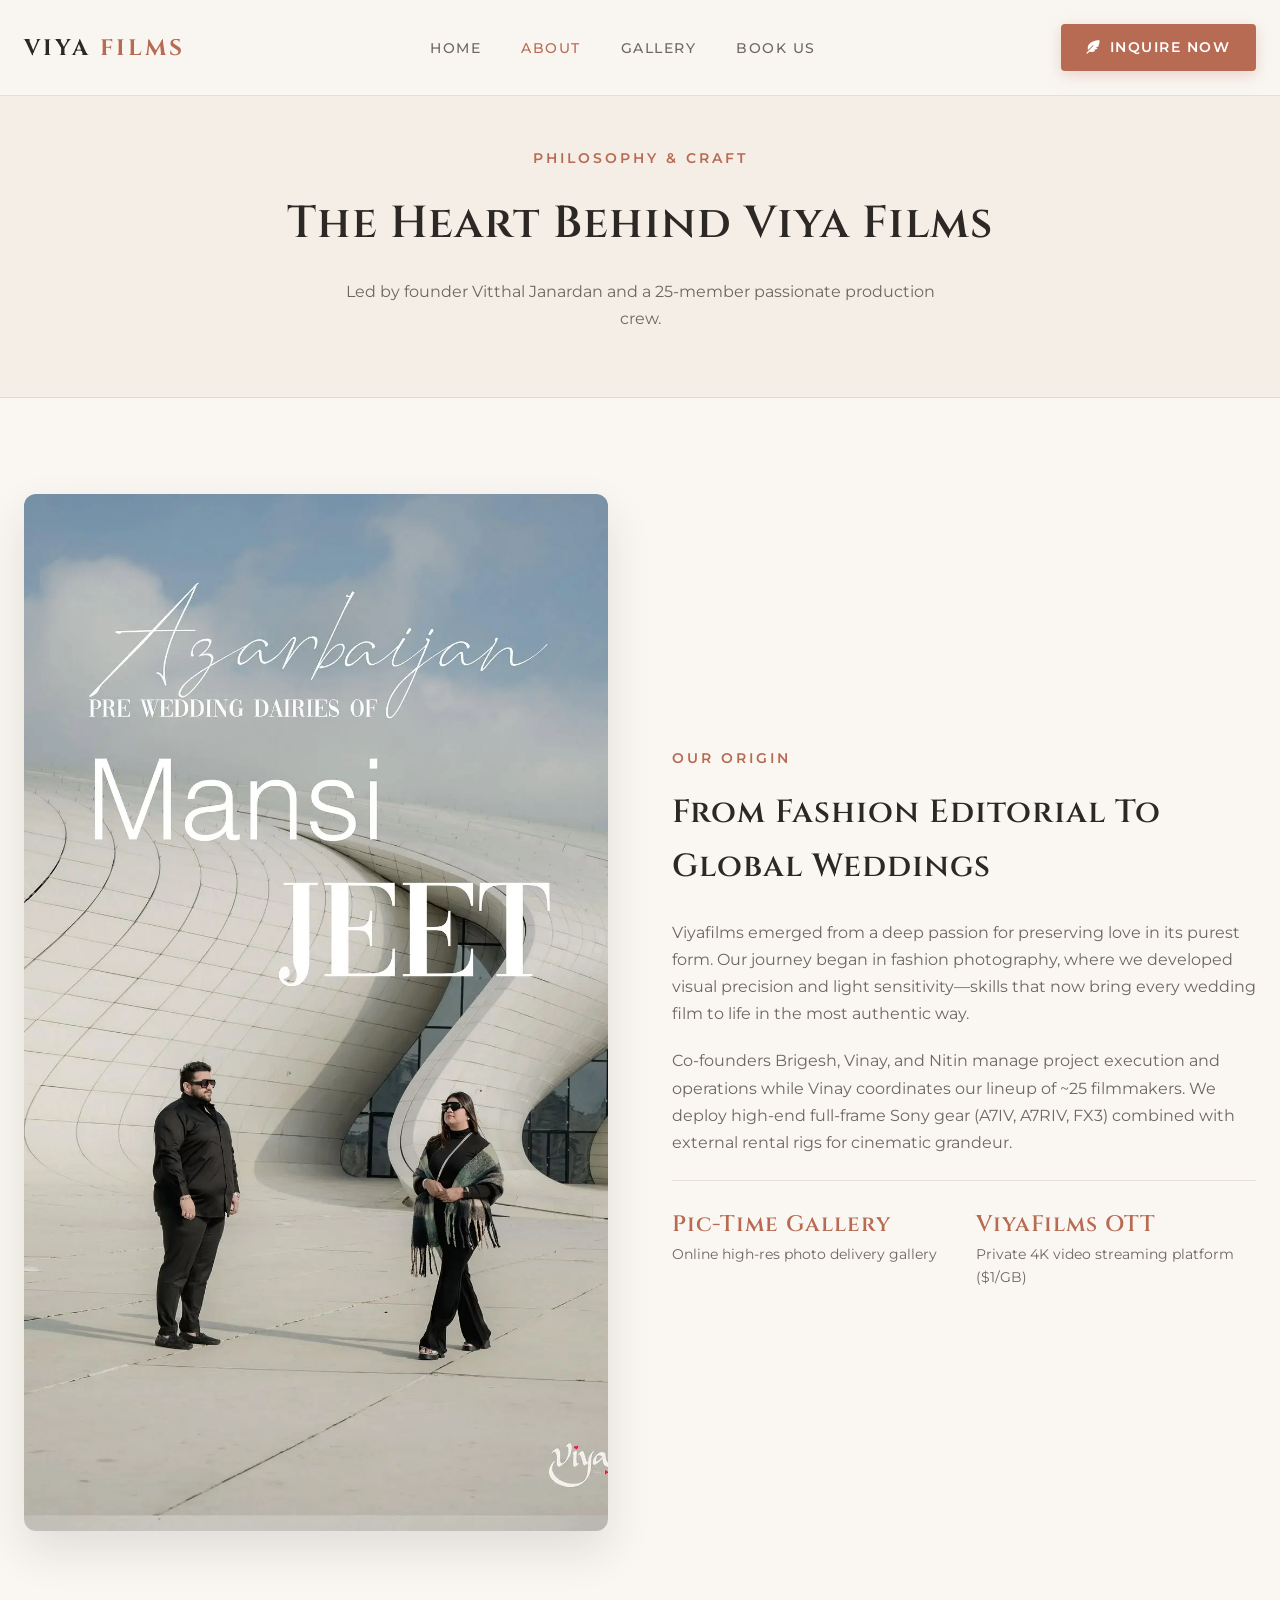
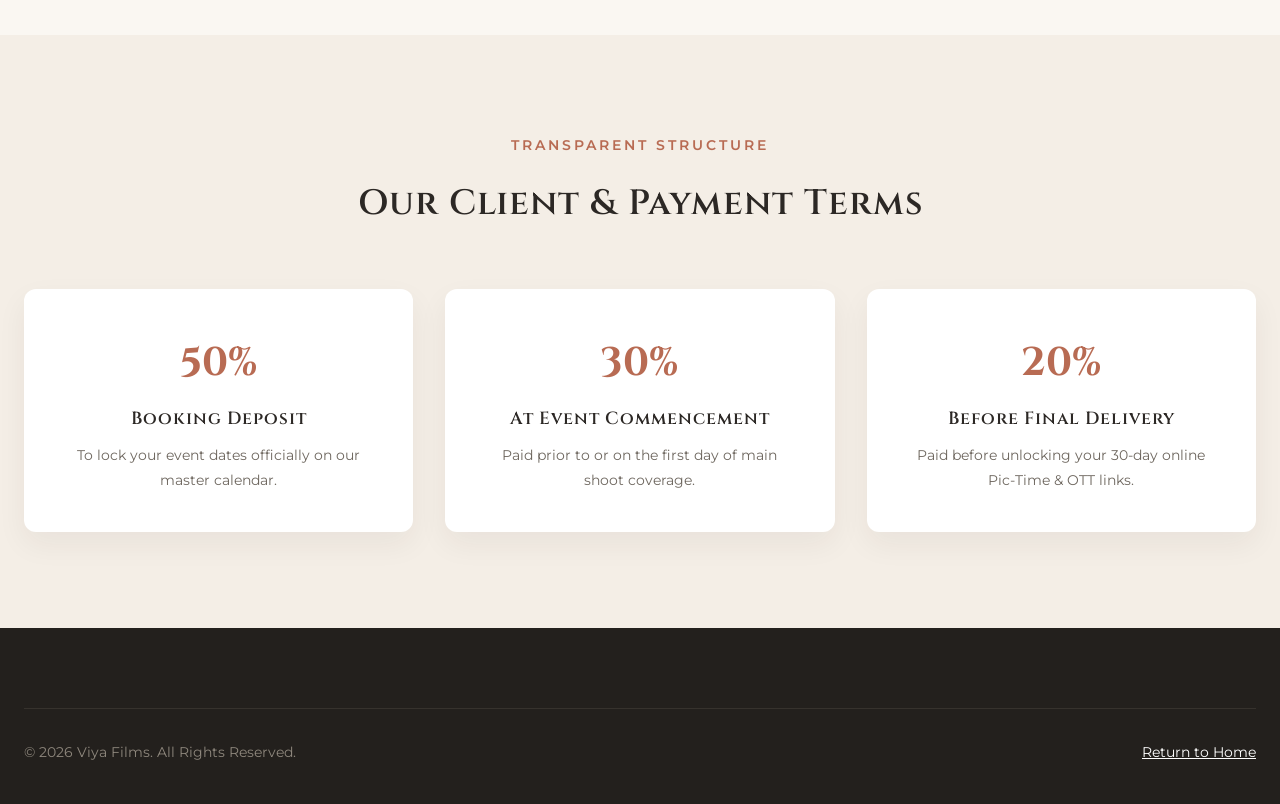
<file: example2/about.html>
<!DOCTYPE html>
<html lang="en">
<head>
  <meta charset="UTF-8">
  <meta name="viewport" content="width=device-width, initial-scale=1.0">
  <title>About Us | Viya Films</title>
  <link rel="stylesheet" href="css/styles.css">
  <link rel="icon" type="image/svg+xml" href="assets/images/favicon.svg">
  <link rel="stylesheet" href="https://cdnjs.cloudflare.com/ajax/libs/font-awesome/6.4.0/css/all.min.css">
</head>
<body>

  <!-- Navigation -->
  <header class="nav-header">
    <div class="container nav-container">
      <a href="index.html" class="brand-title">
        Viya <span>Films</span>
      </a>

      <ul class="nav-links">
        <li><a href="index.html">Home</a></li>
        <li><a href="about.html" class="active">About</a></li>
        <li><a href="gallery.html">Gallery</a></li>
        <li><a href="book.html">Book Us</a></li>
      </ul>

      <a href="book.html" class="btn-terracotta btn-desktop-warm"><i class="fa-solid fa-feather-pointed"></i> Inquire Now</a>

      <button class="mobile-toggle-warm" aria-label="Open menu">
        <i class="fa-solid fa-bars"></i>
      </button>
    </div>
  </header>

  <!-- Mobile Navigation Drawer -->
  <div class="mobile-drawer-warm">
    <button class="mobile-drawer-close-warm" aria-label="Close menu">&times;</button>
    <a href="index.html" class="brand-title" style="margin-bottom: 2rem; display: block;">Viya <span>Films</span></a>
    <ul class="mobile-nav-links-warm">
      <li><a href="index.html">Home</a></li>
      <li><a href="about.html">About Studio</a></li>
      <li><a href="gallery.html">Masonry Gallery</a></li>
      <li><a href="book.html">Book Us & FAQs</a></li>
    </ul>
    <a href="book.html" class="btn-terracotta" style="margin-top: 2rem; width: 100%; justify-content: center;"><i class="fa-solid fa-feather-pointed"></i> Inquire Now</a>
  </div>

  <!-- Banner -->
  <section style="padding: 9rem 0 4rem 0; background: var(--bg-sand-surface); text-align: center; border-bottom: 1px solid var(--border-light);">
    <div class="container">
      <span class="hero-tag">Philosophy & Craft</span>
      <h1 class="font-serif" style="font-size: 2.8rem; margin-bottom: 1rem;">The Heart Behind Viya Films</h1>
      <p style="color: var(--text-muted); max-width: 600px; margin: 0 auto;">Led by founder Vitthal Janardan and a 25-member passionate production crew.</p>
    </div>
  </section>

  <!-- Story Section -->
  <section class="section-padding">
    <div class="container">
      <div style="display: grid; grid-template-columns: 1fr 1fr; gap: 4rem; align-items: center;">
        <div>
          <img src="assets/images/ex19.webp" alt="Viya Films Team at Work" style="width: 100%; border-radius: 12px; box-shadow: var(--shadow-hover);">
        </div>
        <div>
          <span class="hero-tag">Our Origin</span>
          <h2 class="font-serif" style="font-size: 2rem; margin-bottom: 1.5rem;">From Fashion Editorial To Global Weddings</h2>
          <p style="color: var(--text-muted); margin-bottom: 1.25rem;">Viyafilms emerged from a deep passion for preserving love in its purest form. Our journey began in fashion photography, where we developed visual precision and light sensitivity—skills that now bring every wedding film to life in the most authentic way.</p>
          <p style="color: var(--text-muted); margin-bottom: 1.5rem;">Co-founders Brigesh, Vinay, and Nitin manage project execution and operations while Vinay coordinates our lineup of ~25 filmmakers. We deploy high-end full-frame Sony gear (A7IV, A7RIV, FX3) combined with external rental rigs for cinematic grandeur.</p>
          
          <div style="display: grid; grid-template-columns: 1fr 1fr; gap: 1.5rem; border-top: 1px solid var(--border-subtle); padding-top: 1.5rem;">
            <div>
              <h4 style="color: var(--accent-terracotta); font-size: 1.4rem;">Pic-Time Gallery</h4>
              <p style="color: var(--text-muted); font-size: 0.85rem;">Online high-res photo delivery gallery</p>
            </div>
            <div>
              <h4 style="color: var(--accent-terracotta); font-size: 1.4rem;">ViyaFilms OTT</h4>
              <p style="color: var(--text-muted); font-size: 0.85rem;">Private 4K video streaming platform ($1/GB)</p>
            </div>
          </div>
        </div>
      </div>
    </div>
  </section>

  <!-- Payment & Delivery Transparency -->
  <section class="section-padding" style="background: var(--bg-sand-surface);">
    <div class="container">
      <div class="section-header-centered">
        <span class="hero-tag">Transparent Structure</span>
        <h2 class="font-serif" style="font-size: 2.2rem; margin-bottom: 0.5rem;">Our Client & Payment Terms</h2>
      </div>

      <div style="display: grid; grid-template-columns: repeat(3, 1fr); gap: 2rem; text-align: center;">
        <div style="background: #ffffff; padding: 2.5rem; border-radius: 12px; box-shadow: var(--shadow-soft);">
          <div style="font-family: var(--font-serif); font-size: 2.5rem; color: var(--accent-terracotta); font-weight: 700; margin-bottom: 0.5rem;">50%</div>
          <h3 class="font-serif" style="font-size: 1.1rem; margin-bottom: 0.5rem;">Booking Deposit</h3>
          <p style="color: var(--text-muted); font-size: 0.9rem;">To lock your event dates officially on our master calendar.</p>
        </div>

        <div style="background: #ffffff; padding: 2.5rem; border-radius: 12px; box-shadow: var(--shadow-soft);">
          <div style="font-family: var(--font-serif); font-size: 2.5rem; color: var(--accent-terracotta); font-weight: 700; margin-bottom: 0.5rem;">30%</div>
          <h3 class="font-serif" style="font-size: 1.1rem; margin-bottom: 0.5rem;">At Event Commencement</h3>
          <p style="color: var(--text-muted); font-size: 0.9rem;">Paid prior to or on the first day of main shoot coverage.</p>
        </div>

        <div style="background: #ffffff; padding: 2.5rem; border-radius: 12px; box-shadow: var(--shadow-soft);">
          <div style="font-family: var(--font-serif); font-size: 2.5rem; color: var(--accent-terracotta); font-weight: 700; margin-bottom: 0.5rem;">20%</div>
          <h3 class="font-serif" style="font-size: 1.1rem; margin-bottom: 0.5rem;">Before Final Delivery</h3>
          <p style="color: var(--text-muted); font-size: 0.9rem;">Paid before unlocking your 30-day online Pic-Time & OTT links.</p>
        </div>
      </div>
    </div>
  </section>

  <!-- Footer -->
  <footer class="footer-warm">
    <div class="container">
      <div class="footer-warm-bottom">
        <p>&copy; 2026 Viya Films. All Rights Reserved.</p>
        <p><a href="index.html" style="color: #ffffff;">Return to Home</a></p>
      </div>
    </div>
  </footer>

  <script src="js/app.js"></script>
</body>
</html>
</file>
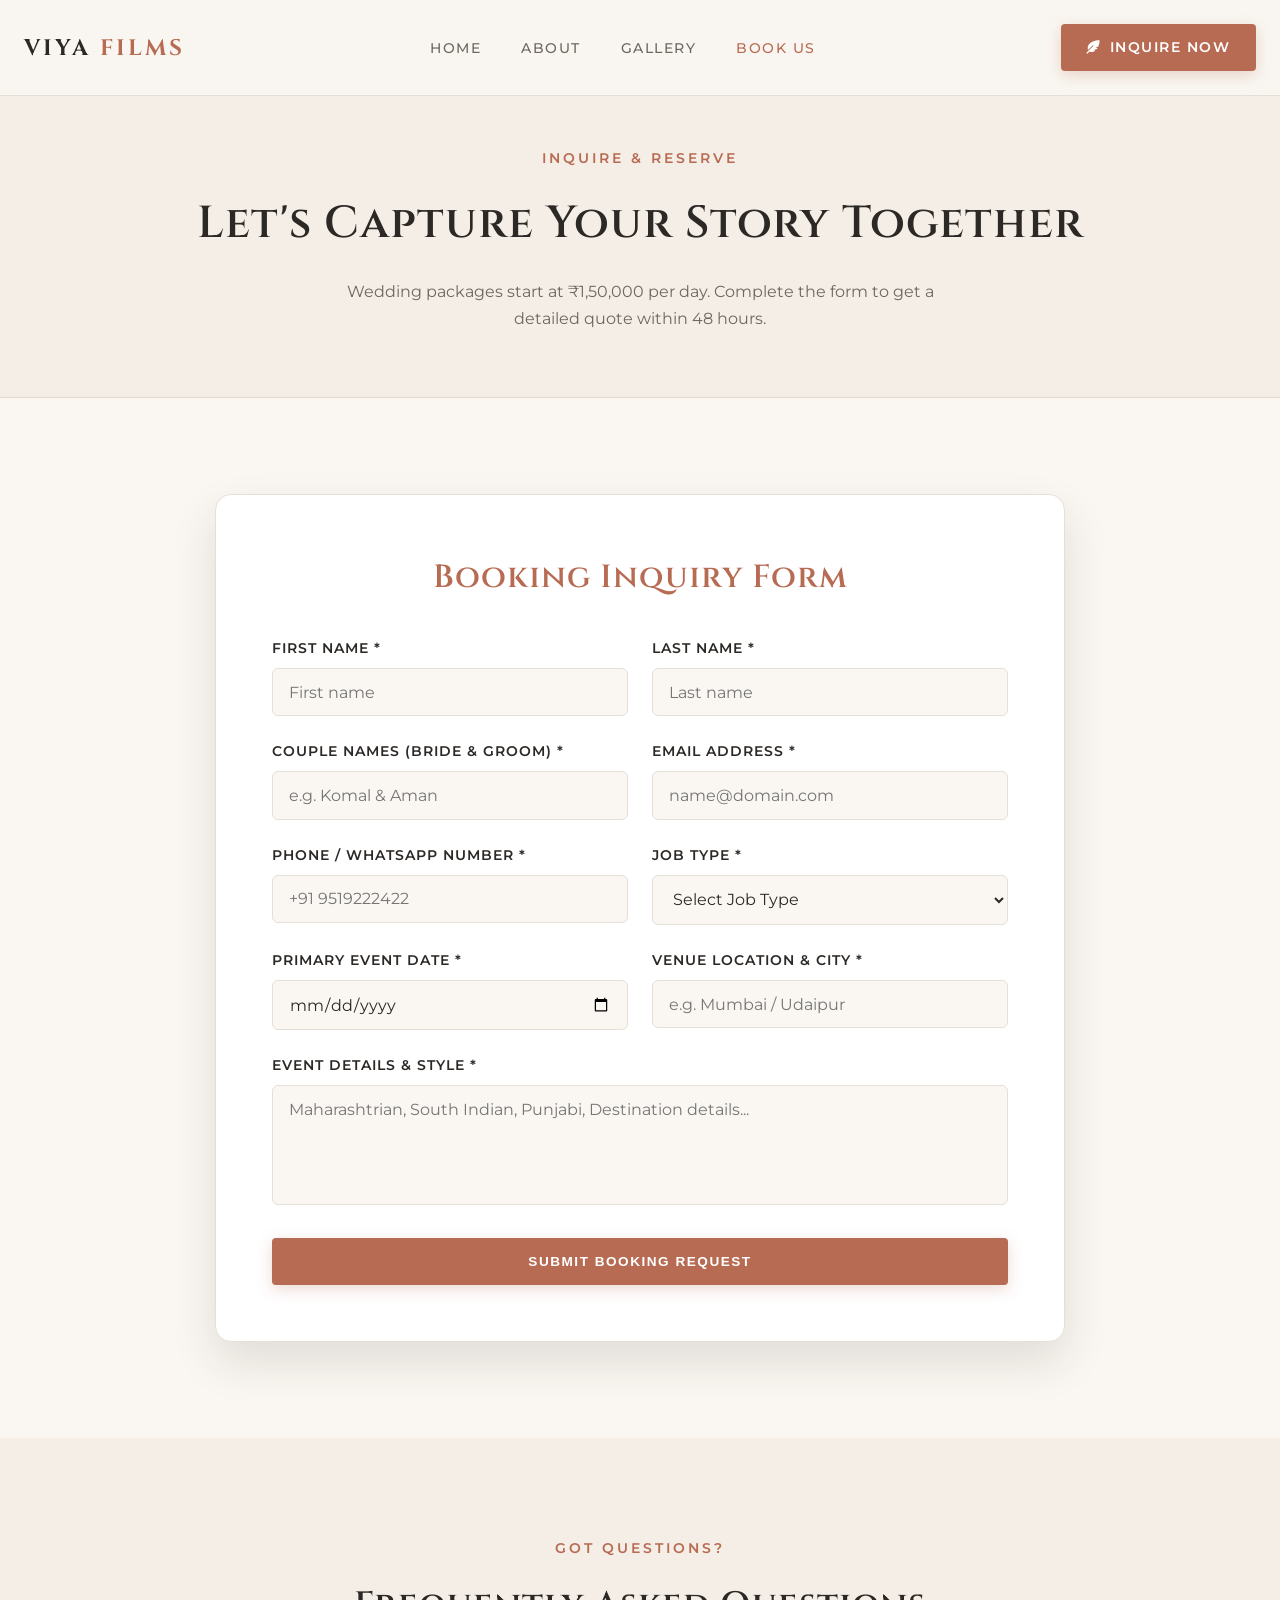
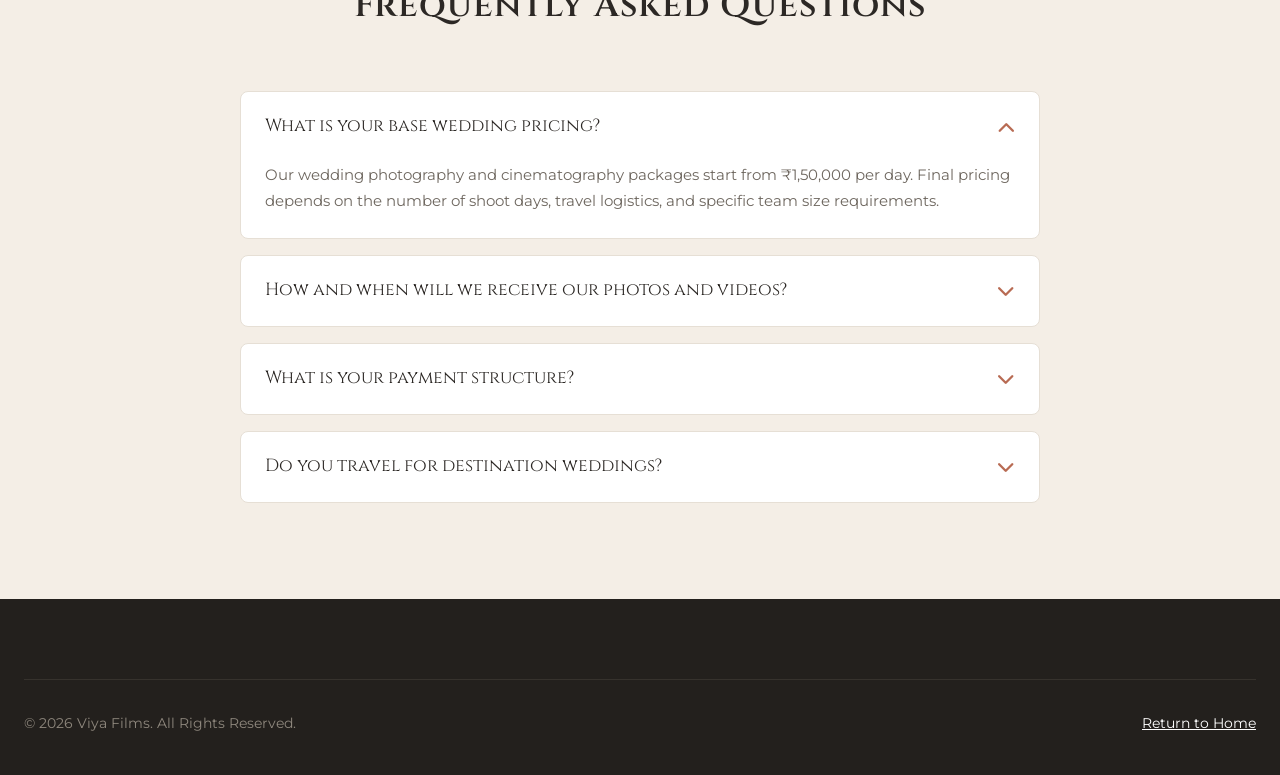
<file: example2/book.html>
<!DOCTYPE html>
<html lang="en">
<head>
  <meta charset="UTF-8">
  <meta name="viewport" content="width=device-width, initial-scale=1.0">
  <title>Book Us & FAQs | Viya Films</title>
  <link rel="stylesheet" href="css/styles.css">
  <link rel="icon" type="image/svg+xml" href="assets/images/favicon.svg">
  <link rel="stylesheet" href="https://cdnjs.cloudflare.com/ajax/libs/font-awesome/6.4.0/css/all.min.css">
</head>
<body>

  <!-- Navigation -->
  <header class="nav-header">
    <div class="container nav-container">
      <a href="index.html" class="brand-title">
        Viya <span>Films</span>
      </a>

      <ul class="nav-links">
        <li><a href="index.html">Home</a></li>
        <li><a href="about.html">About</a></li>
        <li><a href="gallery.html">Gallery</a></li>
        <li><a href="book.html" class="active">Book Us</a></li>
      </ul>

      <a href="book.html" class="btn-terracotta btn-desktop-warm"><i class="fa-solid fa-feather-pointed"></i> Inquire Now</a>

      <button class="mobile-toggle-warm" aria-label="Open menu">
        <i class="fa-solid fa-bars"></i>
      </button>
    </div>
  </header>

  <!-- Mobile Navigation Drawer -->
  <div class="mobile-drawer-warm">
    <button class="mobile-drawer-close-warm" aria-label="Close menu">&times;</button>
    <a href="index.html" class="brand-title" style="margin-bottom: 2rem; display: block;">Viya <span>Films</span></a>
    <ul class="mobile-nav-links-warm">
      <li><a href="index.html">Home</a></li>
      <li><a href="about.html">About Studio</a></li>
      <li><a href="gallery.html">Masonry Gallery</a></li>
      <li><a href="book.html">Book Us & FAQs</a></li>
    </ul>
    <a href="book.html" class="btn-terracotta" style="margin-top: 2rem; width: 100%; justify-content: center;"><i class="fa-solid fa-feather-pointed"></i> Inquire Now</a>
  </div>

  <!-- Banner -->
  <section style="padding: 9rem 0 4rem 0; background: var(--bg-sand-surface); text-align: center; border-bottom: 1px solid var(--border-light);">
    <div class="container">
      <span class="hero-tag">Inquire & Reserve</span>
      <h1 class="font-serif" style="font-size: 2.8rem; margin-bottom: 1rem;">Let's Capture Your Story Together</h1>
      <p style="color: var(--text-muted); max-width: 600px; margin: 0 auto;">Wedding packages start at ₹1,50,000 per day. Complete the form to get a detailed quote within 48 hours.</p>
    </div>
  </section>

  <!-- Booking Form -->
  <section class="section-padding">
    <div class="container">
      <div class="booking-card-warm">
        <h2 class="font-serif" style="font-size: 2rem; color: var(--accent-terracotta); text-align: center; margin-bottom: 2rem;">Booking Inquiry Form</h2>
        <form id="bookingFormWarm">
          <div class="form-grid-2-warm">
            <div class="form-field-group">
              <label class="form-label-warm">First Name *</label>
              <input type="text" class="input-warm" required placeholder="First name">
            </div>
            <div class="form-field-group">
              <label class="form-label-warm">Last Name *</label>
              <input type="text" class="input-warm" required placeholder="Last name">
            </div>
          </div>

          <div class="form-grid-2-warm">
            <div class="form-field-group">
              <label class="form-label-warm">Couple Names (Bride & Groom) *</label>
              <input type="text" class="input-warm" required placeholder="e.g. Komal & Aman">
            </div>
            <div class="form-field-group">
              <label class="form-label-warm">Email Address *</label>
              <input type="email" class="input-warm" required placeholder="name@domain.com">
            </div>
          </div>

          <div class="form-grid-2-warm">
            <div class="form-field-group">
              <label class="form-label-warm">Phone / WhatsApp Number *</label>
              <input type="tel" class="input-warm" required placeholder="+91 9519222422">
            </div>
            <div class="form-field-group">
              <label class="form-label-warm">Job Type *</label>
              <select class="input-warm" required>
                <option value="">Select Job Type</option>
                <option value="wedding">Wedding</option>
                <option value="prewedding">Pre-Wedding</option>
                <option value="engagement">Engagement</option>
                <option value="birthday">Birthday / Event</option>
              </select>
            </div>
          </div>

          <div class="form-grid-2-warm">
            <div class="form-field-group">
              <label class="form-label-warm">Primary Event Date *</label>
              <input type="date" class="input-warm" required>
            </div>
            <div class="form-field-group">
              <label class="form-label-warm">Venue Location & City *</label>
              <input type="text" class="input-warm" required placeholder="e.g. Mumbai / Udaipur">
            </div>
          </div>

          <div class="form-field-group">
            <label class="form-label-warm">Event Details & Style *</label>
            <textarea class="input-warm" style="height: 120px; resize: none;" required placeholder="Maharashtrian, South Indian, Punjabi, Destination details..."></textarea>
          </div>

          <button type="submit" class="btn-terracotta" style="width: 100%; justify-content: center; padding: 1rem;">Submit Booking Request</button>
        </form>
      </div>
    </div>
  </section>

  <!-- FAQ Accordion -->
  <section class="section-padding" style="background: var(--bg-sand-surface);">
    <div class="container">
      <div class="section-header-centered">
        <span class="hero-tag">Got Questions?</span>
        <h2 class="font-serif" style="font-size: 2.2rem;">Frequently Asked Questions</h2>
      </div>

      <div class="faq-list">
        <div class="faq-item open">
          <div class="faq-question">
            <span>What is your base wedding pricing?</span>
            <i class="fa-solid fa-chevron-down faq-icon"></i>
          </div>
          <div class="faq-answer">
            Our wedding photography and cinematography packages start from ₹1,50,000 per day. Final pricing depends on the number of shoot days, travel logistics, and specific team size requirements.
          </div>
        </div>

        <div class="faq-item">
          <div class="faq-question">
            <span>How and when will we receive our photos and videos?</span>
            <i class="fa-solid fa-chevron-down faq-icon"></i>
          </div>
          <div class="faq-answer">
            We deliver high-resolution color-graded photos via an online Pic-Time gallery within 30 days. Cinematic highlight films and full videos are delivered via our private ViyaFilms OTT streaming platform.
          </div>
        </div>

        <div class="faq-item">
          <div class="faq-question">
            <span>What is your payment structure?</span>
            <i class="fa-solid fa-chevron-down faq-icon"></i>
          </div>
          <div class="faq-answer">
            We follow a structured 3-stage payment plan: 50% deposit upon booking to reserve the dates, 30% before or on the first day of the event, and 20% prior to final deliverable release.
          </div>
        </div>

        <div class="faq-item">
          <div class="faq-question">
            <span>Do you travel for destination weddings?</span>
            <i class="fa-solid fa-chevron-down faq-icon"></i>
          </div>
          <div class="faq-answer">
            Yes! We have shot over 1,000 weddings in 4+ countries including Baku, Dubai, Kenya, Europe, and 20+ cities in India. We handle all logistics seamlessly.
          </div>
        </div>
      </div>
    </div>
  </section>

  <!-- Footer -->
  <footer class="footer-warm">
    <div class="container">
      <div class="footer-warm-bottom">
        <p>&copy; 2026 Viya Films. All Rights Reserved.</p>
        <p><a href="index.html" style="color: #ffffff;">Return to Home</a></p>
      </div>
    </div>
  </footer>

  <script src="js/app.js"></script>
</body>
</html>
</file>
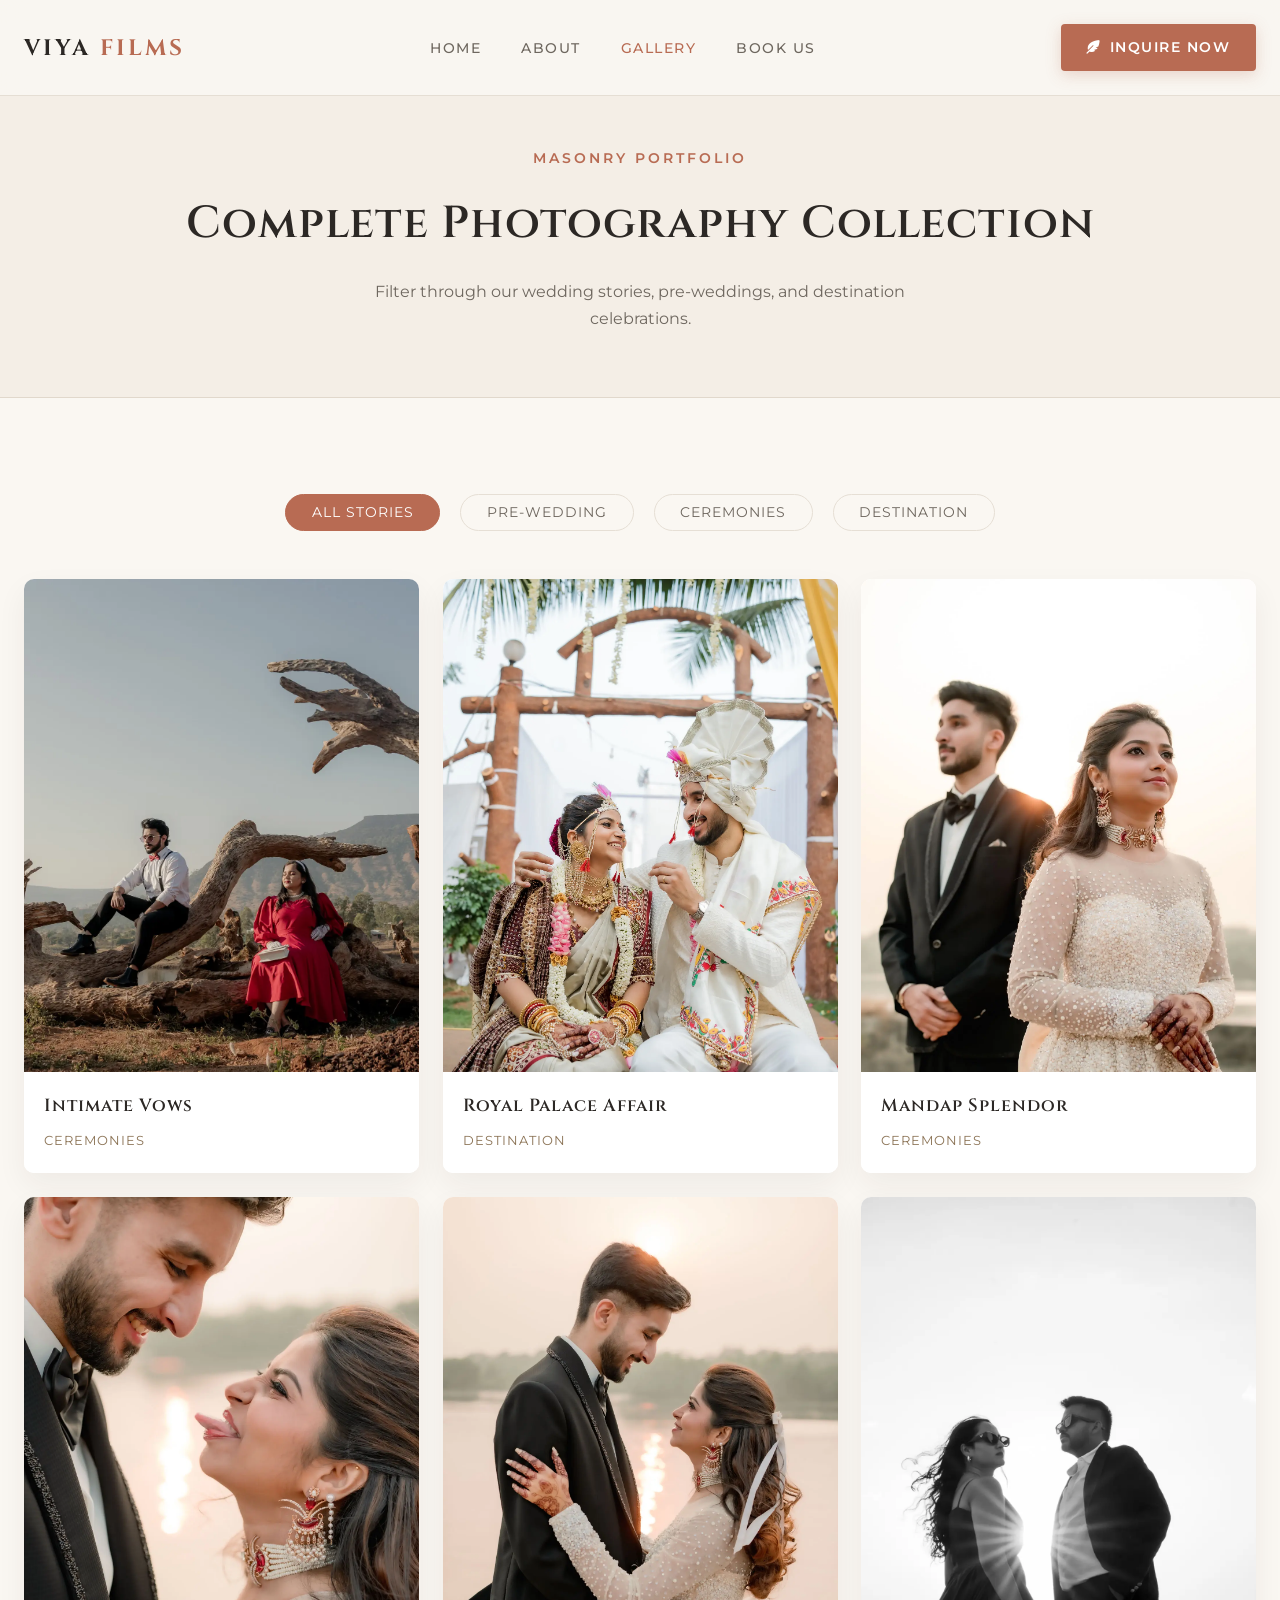
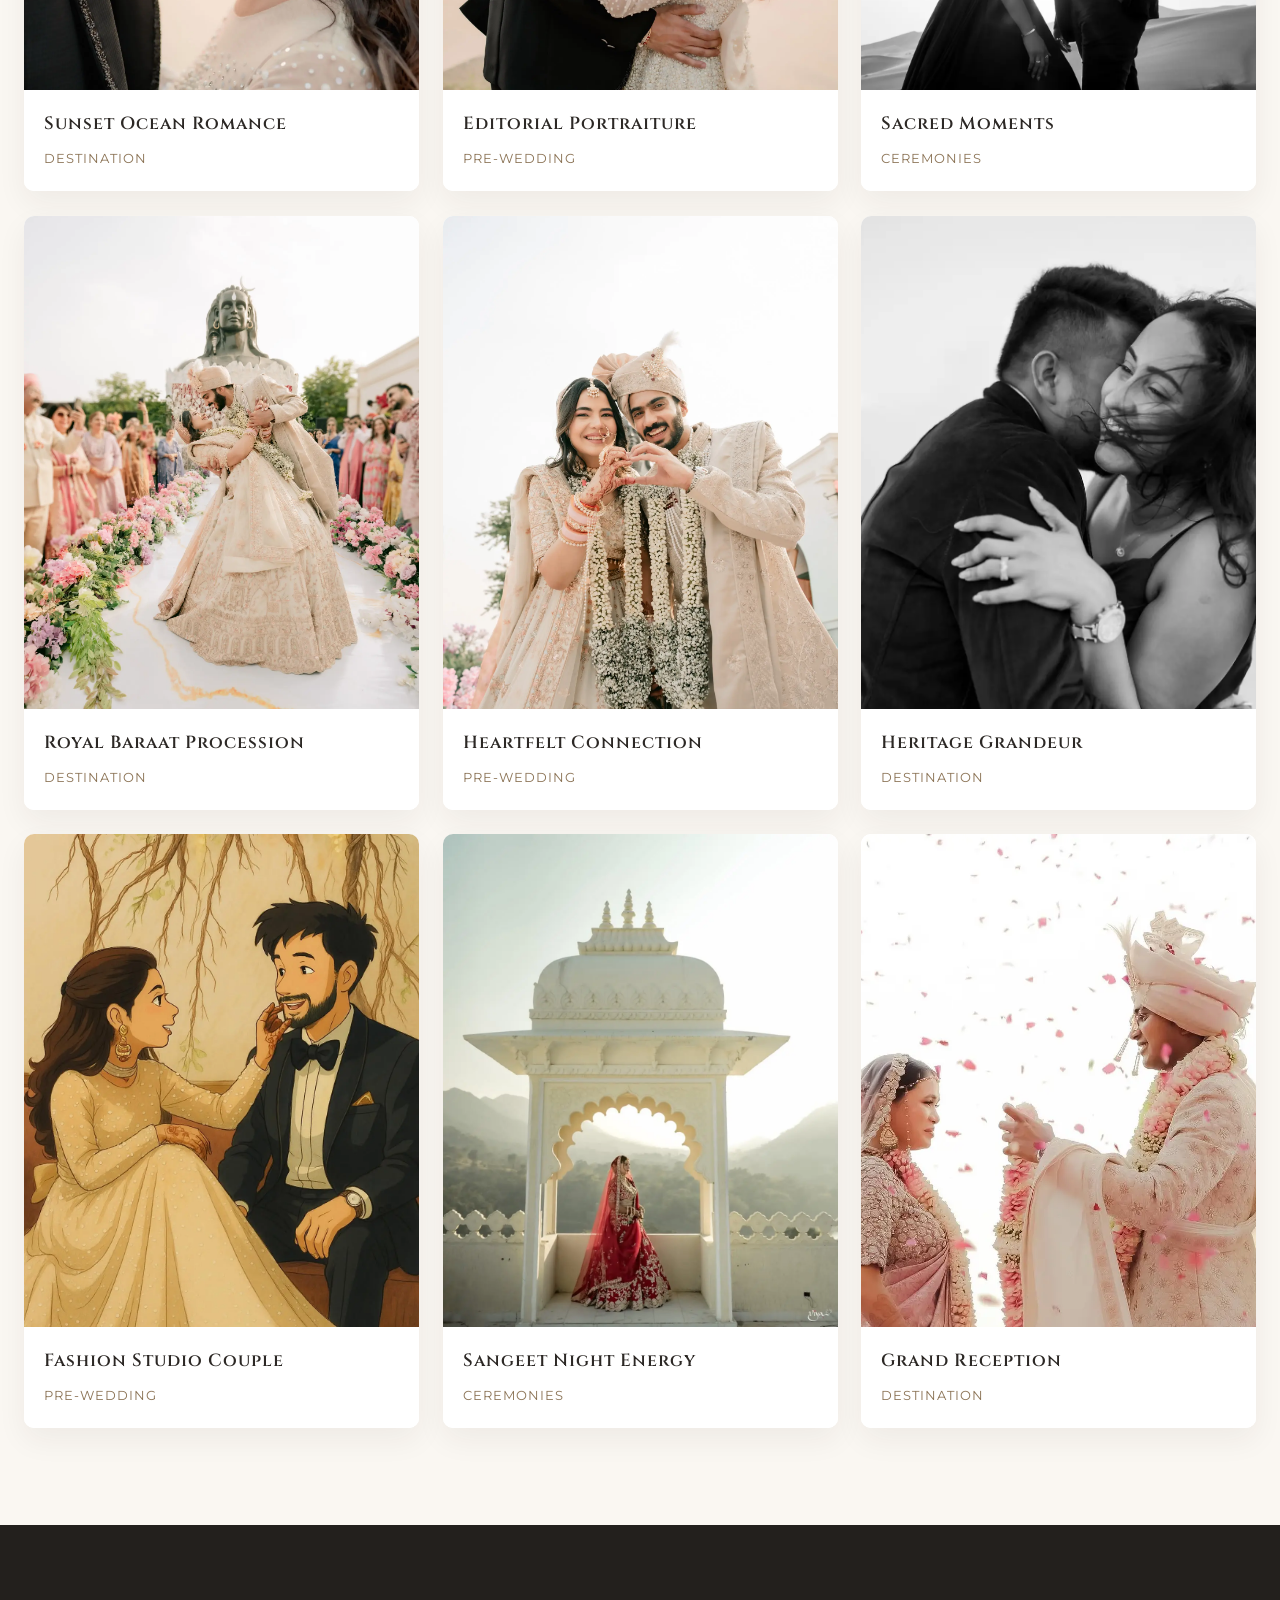
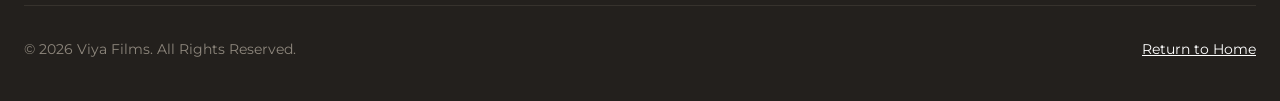
<file: example2/gallery.html>
<!DOCTYPE html>
<html lang="en">
<head>
  <meta charset="UTF-8">
  <meta name="viewport" content="width=device-width, initial-scale=1.0">
  <title>Gallery | Viya Films</title>
  <link rel="stylesheet" href="css/styles.css">
  <link rel="icon" type="image/svg+xml" href="assets/images/favicon.svg">
  <link rel="stylesheet" href="https://cdnjs.cloudflare.com/ajax/libs/font-awesome/6.4.0/css/all.min.css">
</head>
<body>

  <!-- Navigation -->
  <header class="nav-header">
    <div class="container nav-container">
      <a href="index.html" class="brand-title">
        Viya <span>Films</span>
      </a>

      <ul class="nav-links">
        <li><a href="index.html">Home</a></li>
        <li><a href="about.html">About</a></li>
        <li><a href="gallery.html" class="active">Gallery</a></li>
        <li><a href="book.html">Book Us</a></li>
      </ul>

      <a href="book.html" class="btn-terracotta btn-desktop-warm"><i class="fa-solid fa-feather-pointed"></i> Inquire Now</a>

      <button class="mobile-toggle-warm" aria-label="Open menu">
        <i class="fa-solid fa-bars"></i>
      </button>
    </div>
  </header>

  <!-- Mobile Navigation Drawer -->
  <div class="mobile-drawer-warm">
    <button class="mobile-drawer-close-warm" aria-label="Close menu">&times;</button>
    <a href="index.html" class="brand-title" style="margin-bottom: 2rem; display: block;">Viya <span>Films</span></a>
    <ul class="mobile-nav-links-warm">
      <li><a href="index.html">Home</a></li>
      <li><a href="about.html">About Studio</a></li>
      <li><a href="gallery.html">Masonry Gallery</a></li>
      <li><a href="book.html">Book Us & FAQs</a></li>
    </ul>
    <a href="book.html" class="btn-terracotta" style="margin-top: 2rem; width: 100%; justify-content: center;"><i class="fa-solid fa-feather-pointed"></i> Inquire Now</a>
  </div>

  <!-- Banner -->
  <section style="padding: 9rem 0 4rem 0; background: var(--bg-sand-surface); text-align: center; border-bottom: 1px solid var(--border-light);">
    <div class="container">
      <span class="hero-tag">Masonry Portfolio</span>
      <h1 class="font-serif" style="font-size: 2.8rem; margin-bottom: 1rem;">Complete Photography Collection</h1>
      <p style="color: var(--text-muted); max-width: 600px; margin: 0 auto;">Filter through our wedding stories, pre-weddings, and destination celebrations.</p>
    </div>
  </section>

  <!-- Masonry Full Gallery -->
  <section class="section-padding">
    <div class="container">
      <div class="masonry-filter-menu">
        <button class="masonry-tab active" data-tab="all">All Stories</button>
        <button class="masonry-tab" data-tab="prewedding">Pre-Wedding</button>
        <button class="masonry-tab" data-tab="ceremonies">Ceremonies</button>
        <button class="masonry-tab" data-tab="destination">Destination</button>
      </div>

      <div class="masonry-grid">
        <div class="masonry-item" data-category="ceremonies">
          <div class="masonry-img-wrapper">
            <img src="assets/images/ex1.webp" alt="Wedding Vows" class="masonry-img">
          </div>
          <div class="masonry-caption">
            <h3 class="masonry-title">Intimate Vows</h3>
            <span class="masonry-sub">Ceremonies</span>
          </div>
        </div>
        <div class="masonry-item" data-category="destination">
          <div class="masonry-img-wrapper">
            <img src="assets/images/ex2.webp" alt="Palace Wedding" class="masonry-img">
          </div>
          <div class="masonry-caption">
            <h3 class="masonry-title">Royal Palace Affair</h3>
            <span class="masonry-sub">Destination</span>
          </div>
        </div>
        <div class="masonry-item" data-category="ceremonies">
          <div class="masonry-img-wrapper">
            <img src="assets/images/ex3.webp" alt="Mandap Detail" class="masonry-img">
          </div>
          <div class="masonry-caption">
            <h3 class="masonry-title">Mandap Splendor</h3>
            <span class="masonry-sub">Ceremonies</span>
          </div>
        </div>
        <div class="masonry-item" data-category="destination">
          <div class="masonry-img-wrapper">
            <img src="assets/images/ex4.webp" alt="Sunset Ocean" class="masonry-img">
          </div>
          <div class="masonry-caption">
            <h3 class="masonry-title">Sunset Ocean Romance</h3>
            <span class="masonry-sub">Destination</span>
          </div>
        </div>
        <div class="masonry-item" data-category="prewedding">
          <div class="masonry-img-wrapper">
            <img src="assets/images/ex5.webp" alt="Pre-wedding" class="masonry-img">
          </div>
          <div class="masonry-caption">
            <h3 class="masonry-title">Editorial Portraiture</h3>
            <span class="masonry-sub">Pre-Wedding</span>
          </div>
        </div>
        <div class="masonry-item" data-category="ceremonies">
          <div class="masonry-img-wrapper">
            <img src="assets/images/ex6.webp" alt="Sacred Rituals" class="masonry-img">
          </div>
          <div class="masonry-caption">
            <h3 class="masonry-title">Sacred Moments</h3>
            <span class="masonry-sub">Ceremonies</span>
          </div>
        </div>
        <div class="masonry-item" data-category="destination">
          <div class="masonry-img-wrapper">
            <img src="assets/images/ex8.webp" alt="Baraat" class="masonry-img">
          </div>
          <div class="masonry-caption">
            <h3 class="masonry-title">Royal Baraat Procession</h3>
            <span class="masonry-sub">Destination</span>
          </div>
        </div>
        <div class="masonry-item" data-category="prewedding">
          <div class="masonry-img-wrapper">
            <img src="assets/images/ex9.webp" alt="Romantic Couple" class="masonry-img">
          </div>
          <div class="masonry-caption">
            <h3 class="masonry-title">Heartfelt Connection</h3>
            <span class="masonry-sub">Pre-Wedding</span>
          </div>
        </div>
        <div class="masonry-item" data-category="destination">
          <div class="masonry-img-wrapper">
            <img src="assets/images/ex10.webp" alt="Heritage Palace" class="masonry-img">
          </div>
          <div class="masonry-caption">
            <h3 class="masonry-title">Heritage Grandeur</h3>
            <span class="masonry-sub">Destination</span>
          </div>
        </div>
        <div class="masonry-item" data-category="prewedding">
          <div class="masonry-img-wrapper">
            <img src="assets/images/ex11.webp" alt="Fashion Portrait" class="masonry-img">
          </div>
          <div class="masonry-caption">
            <h3 class="masonry-title">Fashion Studio Couple</h3>
            <span class="masonry-sub">Pre-Wedding</span>
          </div>
        </div>
        <div class="masonry-item" data-category="ceremonies">
          <div class="masonry-img-wrapper">
            <img src="assets/images/ex15.webp" alt="Sangeet Party" class="masonry-img">
          </div>
          <div class="masonry-caption">
            <h3 class="masonry-title">Sangeet Night Energy</h3>
            <span class="masonry-sub">Ceremonies</span>
          </div>
        </div>
        <div class="masonry-item" data-category="destination">
          <div class="masonry-img-wrapper">
            <img src="assets/images/ex17.webp" alt="Reception Entry" class="masonry-img">
          </div>
          <div class="masonry-caption">
            <h3 class="masonry-title">Grand Reception</h3>
            <span class="masonry-sub">Destination</span>
          </div>
        </div>
      </div>
    </div>
  </section>

  <!-- Footer -->
  <footer class="footer-warm">
    <div class="container">
      <div class="footer-warm-bottom">
        <p>&copy; 2026 Viya Films. All Rights Reserved.</p>
        <p><a href="index.html" style="color: #ffffff;">Return to Home</a></p>
      </div>
    </div>
  </footer>

  <script src="js/app.js"></script>
</body>
</html>
</file>
<file: example2/css/styles.css>
@import url('https://fonts.googleapis.com/css2?family=Cinzel:wght@400;600;700&family=Montserrat:wght@300;400;500;600;700&family=Playfair+Display:ital,wght@0,400;0,600;1,400&display=swap');

:root {
  --bg-sand-light: #faf7f2;
  --bg-sand-surface: #f4eee6;
  --bg-card: #ffffff;
  --text-primary: #2c2825;
  --text-muted: #6e675f;
  --text-light: #8e877d;
  --accent-terracotta: #b86b53;
  --accent-terracotta-hover: #9c553e;
  --accent-sand: #8b7355;
  --border-light: rgba(139, 115, 85, 0.18);
  --border-subtle: #e6dfd5;
  --font-serif: 'Cinzel', serif;
  --font-editorial: 'Playfair Display', Georgia, serif;
  --font-sans: 'Montserrat', sans-serif;
  --shadow-soft: 0 12px 30px rgba(44, 40, 37, 0.06);
  --shadow-hover: 0 20px 45px rgba(44, 40, 37, 0.12);
  --transition: all 0.35s cubic-bezier(0.25, 1, 0.5, 1);
}

* {
  margin: 0;
  padding: 0;
  box-sizing: border-box;
}

html {
  scroll-behavior: smooth;
  font-size: 16px;
}

body {
  background-color: var(--bg-sand-light);
  color: var(--text-primary);
  font-family: var(--font-sans);
  line-height: 1.7;
  overflow-x: hidden;
}

h1, h2, h3, h4, .font-serif {
  font-family: var(--font-serif);
  color: var(--text-primary);
  font-weight: 600;
  letter-spacing: 1px;
}

.font-editorial {
  font-family: var(--font-editorial);
}

.container {
  max-width: 1280px;
  margin: 0 auto;
  padding: 0 1.5rem;
}

/* Header Navbar */
.nav-header {
  position: fixed;
  top: 0;
  left: 0;
  width: 100%;
  z-index: 1000;
  padding: 1.5rem 0;
  transition: var(--transition);
  background: rgba(250, 247, 242, 0.85);
  backdrop-filter: blur(12px);
  border-bottom: 1px solid var(--border-light);
}

.nav-container {
  display: flex;
  align-items: center;
  justify-content: space-between;
}

.brand-title {
  font-family: var(--font-serif);
  font-size: 1.4rem;
  font-weight: 700;
  color: var(--text-primary);
  text-decoration: none;
  letter-spacing: 3px;
  text-transform: uppercase;
}

.brand-title span {
  color: var(--accent-terracotta);
}

.nav-links {
  display: flex;
  align-items: center;
  gap: 2.5rem;
  list-style: none;
}

.nav-links a {
  color: var(--text-muted);
  text-decoration: none;
  font-size: 0.9rem;
  font-weight: 500;
  text-transform: uppercase;
  letter-spacing: 1.5px;
  transition: var(--transition);
}

.nav-links a:hover, .nav-links a.active {
  color: var(--accent-terracotta);
}

.btn-terracotta {
  display: inline-flex;
  align-items: center;
  gap: 0.5rem;
  padding: 0.75rem 1.6rem;
  background-color: var(--accent-terracotta);
  color: #ffffff;
  text-decoration: none;
  font-size: 0.85rem;
  font-weight: 600;
  text-transform: uppercase;
  letter-spacing: 1.5px;
  border-radius: 4px;
  border: none;
  cursor: pointer;
  transition: var(--transition);
  box-shadow: 0 4px 15px rgba(184, 107, 83, 0.25);
}

.btn-terracotta:hover {
  background-color: var(--accent-terracotta-hover);
  transform: translateY(-2px);
  box-shadow: 0 8px 25px rgba(184, 107, 83, 0.4);
}

.btn-outline-sand {
  background: transparent;
  color: var(--text-primary);
  border: 1px solid var(--accent-sand);
}

.btn-outline-sand:hover {
  background: var(--bg-sand-surface);
  border-color: var(--accent-terracotta);
  color: var(--accent-terracotta);
}

/* Split Hero Section */
.hero-split-section {
  padding-top: 9rem;
  padding-bottom: 5rem;
  min-height: 90vh;
  display: flex;
  align-items: center;
}

.hero-grid {
  display: grid;
  grid-template-columns: 1.1fr 0.9fr;
  gap: 4rem;
  align-items: center;
}

.hero-tag {
  display: inline-block;
  color: var(--accent-terracotta);
  font-size: 0.85rem;
  text-transform: uppercase;
  letter-spacing: 3px;
  font-weight: 600;
  margin-bottom: 1rem;
}

.hero-heading {
  font-size: clamp(2.4rem, 5vw, 3.8rem);
  line-height: 1.2;
  margin-bottom: 1.5rem;
  color: var(--text-primary);
}

.hero-paragraph {
  color: var(--text-muted);
  font-size: 1.1rem;
  margin-bottom: 2.5rem;
  max-width: 580px;
}

.photo-stack-wrapper {
  position: relative;
  height: 520px;
}

.stack-card {
  position: absolute;
  border-radius: 12px;
  overflow: hidden;
  box-shadow: var(--shadow-hover);
  transition: var(--transition);
  border: 4px solid #ffffff;
}

.stack-card-1 {
  width: 80%;
  height: 420px;
  top: 0;
  left: 0;
  z-index: 2;
}

.stack-card-2 {
  width: 75%;
  height: 380px;
  bottom: 0;
  right: 0;
  z-index: 1;
}

.stack-card img {
  width: 100%;
  height: 100%;
  object-fit: cover;
}

.stack-card:hover {
  transform: scale(1.03) translateY(-5px);
  z-index: 3;
}

/* Masonry Gallery Section */
.section-padding {
  padding: 6rem 0;
}

.section-header-centered {
  text-align: center;
  max-width: 680px;
  margin: 0 auto 3.5rem auto;
}

.masonry-filter-menu {
  display: flex;
  justify-content: center;
  gap: 1.25rem;
  margin-bottom: 3rem;
  flex-wrap: wrap;
}

.masonry-tab {
  background: transparent;
  border: 1px solid var(--border-subtle);
  color: var(--text-muted);
  padding: 0.6rem 1.6rem;
  border-radius: 30px;
  font-family: var(--font-sans);
  font-size: 0.85rem;
  letter-spacing: 1px;
  text-transform: uppercase;
  cursor: pointer;
  transition: var(--transition);
}

.masonry-tab:hover, .masonry-tab.active {
  background-color: var(--accent-terracotta);
  color: #ffffff;
  border-color: var(--accent-terracotta);
}

/* Masonry & Gallery Grid - Stable Layout */
.masonry-grid {
  display: grid;
  grid-template-columns: repeat(3, 1fr);
  gap: 1.5rem;
  align-items: start;
}

.masonry-item {
  border-radius: 10px;
  overflow: hidden;
  background: var(--bg-card);
  box-shadow: var(--shadow-soft);
  position: relative;
  cursor: pointer;
  transition: transform 0.35s ease, opacity 0.35s ease, box-shadow 0.35s ease;
  backface-visibility: hidden;
  transform: translateZ(0);
  will-change: transform, opacity;
}

.masonry-item:hover {
  transform: translateY(-6px);
  box-shadow: var(--shadow-hover);
}

.masonry-img-wrapper {
  width: 100%;
  aspect-ratio: 4 / 5;
  overflow: hidden;
  background: var(--bg-sand-surface);
}

.masonry-img {
  width: 100%;
  height: 100%;
  display: block;
  object-fit: cover;
  transition: transform 0.5s cubic-bezier(0.25, 1, 0.5, 1);
}

.masonry-item:hover .masonry-img {
  transform: scale(1.06);
}

.masonry-caption {
  padding: 1.25rem;
  background: #ffffff;
}

.masonry-title {
  font-family: var(--font-serif);
  font-size: 1.1rem;
  color: var(--text-primary);
  margin-bottom: 0.25rem;
}

.masonry-sub {
  color: var(--accent-sand);
  font-size: 0.8rem;
  text-transform: uppercase;
  letter-spacing: 1px;
}

/* Love Stories Case Study Section */
.stories-grid {
  display: grid;
  grid-template-columns: 1fr 1fr;
  gap: 2.5rem;
}

.story-card {
  background: var(--bg-card);
  border-radius: 12px;
  overflow: hidden;
  box-shadow: var(--shadow-soft);
  display: flex;
  flex-direction: column;
  transition: var(--transition);
}

.story-card:hover {
  box-shadow: var(--shadow-hover);
  transform: translateY(-4px);
}

.story-img-container {
  height: 280px;
  overflow: hidden;
  position: relative;
}

.story-img-container img {
  width: 100%;
  height: 100%;
  object-fit: cover;
  transition: var(--transition);
}

.story-card:hover .story-img-container img {
  transform: scale(1.05);
}

.story-body {
  padding: 2rem;
  flex: 1;
  display: flex;
  flex-direction: column;
  justify-content: space-between;
}

.story-quote {
  font-family: var(--font-editorial);
  font-size: 1.05rem;
  color: var(--text-muted);
  font-style: italic;
  margin-bottom: 1.5rem;
}

.story-author {
  font-family: var(--font-serif);
  font-size: 1.15rem;
  color: var(--accent-terracotta);
}

/* Studio Stats Visualizer */
.studio-box {
  background: var(--bg-sand-surface);
  border-radius: 16px;
  padding: 4rem 3rem;
  border: 1px solid var(--border-light);
}

.studio-grid {
  display: grid;
  grid-template-columns: repeat(4, 1fr);
  gap: 2rem;
  text-align: center;
}

.studio-stat-val {
  font-family: var(--font-serif);
  font-size: 3rem;
  color: var(--accent-terracotta);
  font-weight: 700;
}

.studio-stat-lbl {
  color: var(--text-muted);
  font-size: 0.9rem;
  text-transform: uppercase;
  letter-spacing: 1px;
}

/* FAQ Accordion */
.faq-list {
  max-width: 800px;
  margin: 0 auto;
  display: flex;
  flex-direction: column;
  gap: 1rem;
}

.faq-item {
  background: var(--bg-card);
  border-radius: 8px;
  border: 1px solid var(--border-subtle);
  overflow: hidden;
  transition: var(--transition);
}

.faq-question {
  padding: 1.25rem 1.5rem;
  display: flex;
  align-items: center;
  justify-content: space-between;
  cursor: pointer;
  font-family: var(--font-serif);
  font-size: 1.1rem;
  color: var(--text-primary);
}

.faq-icon {
  color: var(--accent-terracotta);
  transition: transform 0.3s ease;
}

.faq-item.open .faq-icon {
  transform: rotate(180deg);
}

.faq-answer {
  max-height: 0;
  overflow: hidden;
  transition: max-height 0.4s ease, padding 0.4s ease;
  padding: 0 1.5rem;
  color: var(--text-muted);
  font-size: 0.95rem;
}

.faq-item.open .faq-answer {
  max-height: 300px;
  padding: 0 1.5rem 1.5rem 1.5rem;
}

/* Booking Form Drawer / Section */
.booking-card-warm {
  background: #ffffff;
  border-radius: 16px;
  padding: 3.5rem;
  box-shadow: var(--shadow-hover);
  border: 1px solid var(--border-subtle);
  max-width: 850px;
  margin: 0 auto;
}

.form-field-group {
  margin-bottom: 1.5rem;
}

.form-label-warm {
  display: block;
  font-size: 0.85rem;
  font-weight: 600;
  text-transform: uppercase;
  letter-spacing: 1px;
  color: var(--text-primary);
  margin-bottom: 0.5rem;
}

/* Hero Button Group */
.hero-btn-group {
  display: flex;
  gap: 1.25rem;
  align-items: center;
}

/* Booking Form Grid */
.form-grid-2-warm {
  display: grid;
  grid-template-columns: 1fr 1fr;
  gap: 1.5rem;
}

.input-warm {
  width: 100%;
  padding: 0.85rem 1rem;
  border: 1px solid var(--border-subtle);
  border-radius: 6px;
  background: var(--bg-sand-light);
  font-family: var(--font-sans);
  font-size: 16px; /* Prevents auto-zoom on mobile */
  color: var(--text-primary);
  transition: var(--transition);
}

.input-warm:focus {
  outline: none;
  border-color: var(--accent-terracotta);
  background: #ffffff;
  box-shadow: 0 0 10px rgba(184, 107, 83, 0.15);
}

/* Footer Warm */
.footer-warm {
  background: #23201d;
  color: #f4eee6;
  padding: 5rem 0 2.5rem 0;
}

.footer-warm-grid {
  display: grid;
  grid-template-columns: 2fr 1fr 1fr 1.5fr;
  gap: 3rem;
  margin-bottom: 4rem;
}

.footer-warm h4 {
  font-family: var(--font-serif);
  color: #ffffff;
  font-size: 1.15rem;
  margin-bottom: 1.5rem;
}

.footer-warm-links {
  list-style: none;
  display: flex;
  flex-direction: column;
  gap: 0.75rem;
}

.footer-warm-links a {
  color: #b0a89d;
  text-decoration: none;
  transition: var(--transition);
}

.footer-warm-links a:hover {
  color: var(--accent-terracotta);
}

.footer-warm-bottom {
  border-top: 1px solid #36322d;
  padding-top: 2rem;
  display: flex;
  justify-content: space-between;
  color: #8e877d;
  font-size: 0.85rem;
}

/* Mobile Drawer Warm */
.mobile-toggle-warm {
  display: none;
  background: none;
  border: none;
  color: var(--text-primary);
  font-size: 1.5rem;
  cursor: pointer;
}

.mobile-drawer-warm {
  position: fixed;
  top: 0;
  right: -100%;
  width: 80%;
  max-width: 360px;
  height: 100vh;
  background: #ffffff;
  z-index: 1001;
  padding: 3rem 2rem;
  display: flex;
  flex-direction: column;
  gap: 2rem;
  transition: var(--transition);
  box-shadow: -10px 0 30px rgba(0,0,0,0.15);
  border-left: 1px solid var(--border-subtle);
}

.mobile-drawer-warm.open {
  right: 0;
}

.mobile-drawer-close-warm {
  align-self: flex-end;
  background: none;
  border: none;
  color: var(--text-primary);
  font-size: 1.8rem;
  cursor: pointer;
}

.mobile-nav-links-warm {
  list-style: none;
  display: flex;
  flex-direction: column;
  gap: 1.5rem;
}

.mobile-nav-links-warm a {
  color: var(--text-primary);
  text-decoration: none;
  font-size: 1.1rem;
  font-family: var(--font-serif);
}

/* Responsive Rules */
@media (max-width: 992px) {
  .nav-links { display: none; }
  .btn-desktop-warm { display: none; }
  .mobile-toggle-warm { display: block; }
  .hero-grid { grid-template-columns: 1fr; gap: 2.5rem; }
  .photo-stack-wrapper {
    height: 460px;
    margin-top: 3.5rem;
    width: 100%;
  }
  .masonry-grid { grid-template-columns: repeat(2, 1fr); gap: 1.25rem; }
  .stories-grid { grid-template-columns: 1fr; }
  .studio-grid { grid-template-columns: repeat(2, 1fr); }
  .footer-warm-grid { grid-template-columns: 1fr 1fr; }
}

@media (max-width: 768px) {
  .form-grid-2-warm {
    grid-template-columns: 1fr;
    gap: 1rem;
  }
}

@media (max-width: 600px) {
  .nav-header { padding: 0.85rem 0; }
  .brand-title { font-size: 1.15rem; letter-spacing: 1.5px; }
  .section-padding { padding: 4rem 0; }
  
  .hero-btn-group {
    flex-direction: column;
    width: 100%;
    gap: 0.85rem;
  }
  .hero-btn-group .btn-terracotta {
    width: 100%;
    justify-content: center;
    text-align: center;
    padding: 0.9rem 1.25rem;
    font-size: 0.85rem;
  }

  .photo-stack-wrapper {
    height: 380px;
    margin-top: 4rem;
    width: 100%;
  }
  .stack-card-1 {
    width: 85%;
    height: 290px;
    top: 0;
    left: 0;
  }
  .stack-card-2 {
    width: 75%;
    height: 250px;
    bottom: 0;
    right: 0;
  }

  .masonry-grid {
    grid-template-columns: 1fr;
    gap: 1.5rem;
  }
  .masonry-img-wrapper {
    aspect-ratio: 4 / 3;
  }
  .masonry-filter-menu {
    justify-content: flex-start;
    overflow-x: auto;
    padding-bottom: 0.75rem;
    flex-wrap: nowrap;
    -webkit-overflow-scrolling: touch;
    width: 100%;
  }
  .masonry-tab {
    flex-shrink: 0;
    font-size: 0.75rem;
    padding: 0.5rem 1.1rem;
  }
  .booking-card-warm { padding: 1.5rem 1.25rem; }
  .hero-heading { font-size: 2.1rem; }
  .hero-paragraph { font-size: 0.95rem; margin-bottom: 1.75rem; }
  .studio-grid { grid-template-columns: repeat(2, 1fr); gap: 1rem; }
  .studio-stat-val { font-size: 2.2rem; }
  .footer-warm-grid { grid-template-columns: 1fr; }
}
</file>
<file: example1/css/styles.css>
@import url('https://fonts.googleapis.com/css2?family=Outfit:wght@300;400;500;600;700&family=Playfair+Display:ital,wght@0,400;0,600;0,700;1,400&family=Cinzel:wght@500;600;700&display=swap');

:root {
  --bg-dark: #0a0b0e;
  --bg-surface: #12141a;
  --bg-card: rgba(22, 25, 34, 0.85);
  --bg-card-hover: rgba(30, 34, 46, 0.95);
  --accent-gold: #d4af37;
  --accent-gold-light: #f3e5ab;
  --accent-gold-hover: #e5c158;
  --text-main: #e2e8f0;
  --text-muted: #94a3b8;
  --text-heading: #ffffff;
  --border-gold: rgba(212, 175, 55, 0.25);
  --border-subtle: rgba(255, 255, 255, 0.08);
  --font-serif: 'Playfair Display', Georgia, serif;
  --font-sans: 'Outfit', sans-serif;
  --font-cinzel: 'Cinzel', serif;
  --shadow-luxe: 0 20px 40px rgba(0, 0, 0, 0.6);
  --transition-smooth: all 0.3s cubic-bezier(0.4, 0, 0.2, 1);
}

* {
  margin: 0;
  padding: 0;
  box-sizing: border-box;
}

html {
  scroll-behavior: smooth;
  font-size: 16px;
}

body {
  background-color: var(--bg-dark);
  color: var(--text-main);
  font-family: var(--font-sans);
  line-height: 1.6;
  overflow-x: hidden;
}

/* Typography */
h1, h2, h3, h4, .font-serif {
  font-family: var(--font-serif);
  color: var(--text-heading);
  font-weight: 600;
}

.brand-font {
  font-family: var(--font-cinzel);
  letter-spacing: 2px;
}

.gold-gradient-text {
  background: linear-gradient(135deg, #fff 0%, var(--accent-gold-light) 50%, var(--accent-gold) 100%);
  -webkit-background-clip: text;
  -webkit-text-fill-color: transparent;
}

/* Container */
.container {
  max-width: 1320px;
  margin: 0 auto;
  padding: 0 1.5rem;
}

/* Header & Navbar */
.site-header {
  position: fixed;
  top: 0;
  left: 0;
  width: 100%;
  z-index: 1000;
  padding: 1.25rem 0;
  transition: var(--transition-smooth);
}

.site-header.scrolled {
  background: rgba(10, 11, 14, 0.88);
  backdrop-filter: blur(16px);
  border-bottom: 1px solid var(--border-gold);
  padding: 0.85rem 0;
}

.nav-wrapper {
  display: flex;
  align-items: center;
  justify-content: space-between;
}

.brand-logo {
  display: flex;
  align-items: center;
  gap: 0.75rem;
  text-decoration: none;
  color: var(--text-heading);
}

.brand-logo-icon {
  width: 42px;
  height: 42px;
  background: linear-gradient(135deg, var(--accent-gold), #8a7355);
  border-radius: 50%;
  display: flex;
  align-items: center;
  justify-content: center;
  font-family: var(--font-cinzel);
  font-weight: 700;
  color: var(--bg-dark);
  font-size: 1.2rem;
  box-shadow: 0 0 15px rgba(212, 175, 55, 0.4);
}

.brand-name {
  font-family: var(--font-cinzel);
  font-size: 1.35rem;
  font-weight: 700;
  letter-spacing: 3px;
  color: var(--text-heading);
  text-transform: uppercase;
}

.brand-name span {
  color: var(--accent-gold);
}

.nav-menu {
  display: flex;
  align-items: center;
  gap: 2.2rem;
  list-style: none;
}

.nav-link {
  color: var(--text-main);
  text-decoration: none;
  font-size: 0.95rem;
  font-weight: 500;
  letter-spacing: 1px;
  text-transform: uppercase;
  transition: var(--transition-smooth);
  position: relative;
  padding: 0.25rem 0;
}

.nav-link:hover, .nav-link.active {
  color: var(--accent-gold);
}

.nav-link::after {
  content: '';
  position: absolute;
  bottom: 0;
  left: 0;
  width: 0;
  height: 2px;
  background: var(--accent-gold);
  transition: var(--transition-smooth);
}

.nav-link:hover::after, .nav-link.active::after {
  width: 100%;
}

.btn-luxe {
  display: inline-flex;
  align-items: center;
  justify-content: center;
  gap: 0.5rem;
  padding: 0.75rem 1.75rem;
  background: linear-gradient(135deg, var(--accent-gold) 0%, #b89228 100%);
  color: var(--bg-dark);
  font-family: var(--font-sans);
  font-weight: 600;
  font-size: 0.9rem;
  letter-spacing: 1px;
  text-transform: uppercase;
  text-decoration: none;
  border-radius: 4px;
  border: none;
  cursor: pointer;
  transition: var(--transition-smooth);
  box-shadow: 0 4px 15px rgba(212, 175, 55, 0.3);
}

.btn-luxe:hover {
  transform: translateY(-2px);
  box-shadow: 0 8px 25px rgba(212, 175, 55, 0.5);
  background: linear-gradient(135deg, var(--accent-gold-hover) 0%, var(--accent-gold) 100%);
}

.btn-outline-gold {
  background: transparent;
  color: var(--accent-gold);
  border: 1px solid var(--accent-gold);
}

.btn-outline-gold:hover {
  background: rgba(212, 175, 55, 0.1);
  color: var(--accent-gold-light);
}

.mobile-toggle {
  display: none;
  background: none;
  border: none;
  color: var(--text-heading);
  font-size: 1.5rem;
  cursor: pointer;
}

/* Mobile Menu */
.mobile-drawer {
  position: fixed;
  top: 0;
  right: -100%;
  width: 80%;
  max-width: 380px;
  height: 100vh;
  background: var(--bg-surface);
  z-index: 1001;
  padding: 3rem 2rem;
  display: flex;
  flex-direction: column;
  gap: 2rem;
  transition: var(--transition-smooth);
  box-shadow: -10px 0 30px rgba(0,0,0,0.8);
  border-left: 1px solid var(--border-gold);
}

.mobile-drawer.open {
  right: 0;
}

.mobile-drawer-close {
  align-self: flex-end;
  background: none;
  border: none;
  color: var(--text-heading);
  font-size: 1.8rem;
  cursor: pointer;
}

.mobile-nav-links {
  list-style: none;
  display: flex;
  flex-direction: column;
  gap: 1.5rem;
}

.mobile-nav-links a {
  color: var(--text-main);
  text-decoration: none;
  font-size: 1.1rem;
  text-transform: uppercase;
  letter-spacing: 1px;
}

/* Hero Section */
.hero-section {
  position: relative;
  height: 100vh;
  min-height: 650px;
  display: flex;
  align-items: center;
  overflow: hidden;
}

.hero-slider {
  position: absolute;
  top: 0;
  left: 0;
  width: 100%;
  height: 100%;
}

.hero-slide {
  position: absolute;
  top: 0;
  left: 0;
  width: 100%;
  height: 100%;
  opacity: 0;
  transition: opacity 1s ease-in-out;
  background-size: cover;
  background-position: center;
}

.hero-slide.active {
  opacity: 1;
}

.hero-overlay {
  position: absolute;
  top: 0;
  left: 0;
  width: 100%;
  height: 100%;
  background: linear-gradient(180deg, rgba(10, 11, 14, 0.6) 0%, rgba(10, 11, 14, 0.4) 50%, rgba(10, 11, 14, 0.95) 100%),
              radial-gradient(circle at center, transparent 0%, rgba(10, 11, 14, 0.7) 100%);
  z-index: 1;
}

.hero-content {
  position: relative;
  z-index: 2;
  text-align: center;
  max-width: 900px;
  margin: 0 auto;
  padding-top: 4rem;
}

.hero-subtitle {
  color: var(--accent-gold);
  text-transform: uppercase;
  letter-spacing: 4px;
  font-size: 0.9rem;
  font-weight: 600;
  margin-bottom: 1rem;
}

.hero-title {
  font-size: clamp(2.5rem, 6vw, 4.5rem);
  line-height: 1.15;
  margin-bottom: 1.5rem;
}

.hero-description {
  font-size: 1.15rem;
  color: var(--text-muted);
  max-width: 650px;
  margin: 0 auto 2.5rem auto;
  font-weight: 300;
}

.hero-cta-group {
  display: flex;
  align-items: center;
  justify-content: center;
  gap: 1.25rem;
}

.hero-controls {
  position: absolute;
  bottom: 2.5rem;
  left: 50%;
  transform: translateX(-50%);
  z-index: 3;
  display: flex;
  align-items: center;
  gap: 0.75rem;
}

.slider-dot {
  width: 12px;
  height: 12px;
  border-radius: 50%;
  background: rgba(255, 255, 255, 0.3);
  border: 1px solid var(--accent-gold);
  cursor: pointer;
  transition: var(--transition-smooth);
}

.slider-dot.active {
  width: 32px;
  border-radius: 10px;
  background: var(--accent-gold);
}

/* Stats Bar */
.stats-section {
  background: var(--bg-surface);
  border-top: 1px solid var(--border-gold);
  border-bottom: 1px solid var(--border-gold);
  padding: 3rem 0;
  position: relative;
  z-index: 10;
}

.stats-grid {
  display: grid;
  grid-template-columns: repeat(4, 1fr);
  gap: 2rem;
  text-align: center;
}

.stat-card {
  padding: 1rem;
}

.stat-number {
  font-family: var(--font-serif);
  font-size: 3rem;
  font-weight: 700;
  color: var(--accent-gold);
  margin-bottom: 0.25rem;
}

.stat-label {
  color: var(--text-muted);
  text-transform: uppercase;
  letter-spacing: 2px;
  font-size: 0.85rem;
  font-weight: 500;
}

/* Section Common Header */
.section-padding {
  padding: 6rem 0;
}

.section-header {
  text-align: center;
  max-width: 700px;
  margin: 0 auto 4rem auto;
}

.section-tagline {
  color: var(--accent-gold);
  text-transform: uppercase;
  letter-spacing: 3px;
  font-size: 0.85rem;
  font-weight: 600;
  margin-bottom: 0.75rem;
  display: block;
}

.section-title {
  font-size: clamp(2rem, 4vw, 3rem);
  margin-bottom: 1rem;
}

.section-desc {
  color: var(--text-muted);
  font-size: 1.05rem;
}

/* Portfolio Section */
.gallery-filter-bar {
  display: flex;
  align-items: center;
  justify-content: center;
  gap: 1rem;
  flex-wrap: wrap;
  margin-bottom: 3rem;
}

.filter-btn {
  background: transparent;
  border: 1px solid var(--border-subtle);
  color: var(--text-muted);
  padding: 0.6rem 1.5rem;
  border-radius: 30px;
  font-family: var(--font-sans);
  font-size: 0.9rem;
  cursor: pointer;
  transition: var(--transition-smooth);
}

.filter-btn:hover, .filter-btn.active {
  background: var(--accent-gold);
  color: var(--bg-dark);
  border-color: var(--accent-gold);
  font-weight: 600;
}

.portfolio-grid {
  display: grid;
  grid-template-columns: repeat(3, 1fr);
  gap: 1.5rem;
}

.portfolio-item {
  position: relative;
  border-radius: 8px;
  overflow: hidden;
  aspect-ratio: 4 / 5;
  background: var(--bg-card);
  cursor: pointer;
}

.portfolio-img {
  width: 100%;
  height: 100%;
  object-fit: cover;
  transition: transform 0.6s cubic-bezier(0.25, 1, 0.5, 1);
}

.portfolio-item:hover .portfolio-img {
  transform: scale(1.08);
}

.portfolio-overlay {
  position: absolute;
  top: 0;
  left: 0;
  width: 100%;
  height: 100%;
  background: linear-gradient(180deg, transparent 40%, rgba(10, 11, 14, 0.95) 100%);
  display: flex;
  flex-direction: column;
  justify-content: flex-end;
  padding: 1.5rem;
  opacity: 0;
  transition: var(--transition-smooth);
}

.portfolio-item:hover .portfolio-overlay {
  opacity: 1;
}

.portfolio-title {
  font-size: 1.25rem;
  margin-bottom: 0.25rem;
  color: #fff;
}

.portfolio-category {
  color: var(--accent-gold);
  font-size: 0.85rem;
  text-transform: uppercase;
  letter-spacing: 1px;
}

/* Lightbox Modal */
.lightbox-modal {
  position: fixed;
  top: 0;
  left: 0;
  width: 100%;
  height: 100%;
  background: rgba(5, 6, 8, 0.95);
  backdrop-filter: blur(20px);
  z-index: 2000;
  display: none;
  align-items: center;
  justify-content: center;
  padding: 2rem;
}

.lightbox-modal.active {
  display: flex;
}

.lightbox-content {
  position: relative;
  max-width: 90vw;
  max-height: 85vh;
}

.lightbox-img {
  max-width: 100%;
  max-height: 80vh;
  object-fit: contain;
  border-radius: 4px;
  box-shadow: 0 20px 50px rgba(0,0,0,0.8);
  border: 1px solid var(--border-gold);
}

.lightbox-close {
  position: absolute;
  top: -2.5rem;
  right: 0;
  background: none;
  border: none;
  color: #fff;
  font-size: 2rem;
  cursor: pointer;
}

/* Calculator Section */
.calc-wrapper {
  background: var(--bg-surface);
  border: 1px solid var(--border-gold);
  border-radius: 12px;
  padding: 3rem;
  display: grid;
  grid-template-columns: 1fr 1fr;
  gap: 3rem;
  box-shadow: var(--shadow-luxe);
}

.calc-controls {
  display: flex;
  flex-direction: column;
  gap: 1.75rem;
}

.form-group {
  display: flex;
  flex-direction: column;
  gap: 0.6rem;
}

.form-label {
  color: var(--text-heading);
  font-size: 0.95rem;
  font-weight: 500;
}

.calc-slider {
  width: 100%;
  accent-color: var(--accent-gold);
  height: 6px;
  border-radius: 3px;
  background: var(--bg-card);
}

.range-val {
  color: var(--accent-gold);
  font-weight: 700;
  margin-left: 0.5rem;
}

.btn-radio-group {
  display: flex;
  gap: 0.75rem;
}

.btn-radio {
  flex: 1;
  padding: 0.75rem;
  background: var(--bg-card);
  border: 1px solid var(--border-subtle);
  color: var(--text-muted);
  border-radius: 6px;
  text-align: center;
  cursor: pointer;
  transition: var(--transition-smooth);
  font-size: 0.9rem;
}

.btn-radio.active {
  background: rgba(212, 175, 55, 0.15);
  border-color: var(--accent-gold);
  color: var(--accent-gold-light);
  font-weight: 600;
}

.calc-result-box {
  background: linear-gradient(145deg, rgba(22, 25, 34, 0.9), rgba(10, 11, 14, 0.9));
  border: 1px solid var(--border-gold);
  border-radius: 8px;
  padding: 2.5rem;
  display: flex;
  flex-direction: column;
  align-items: center;
  justify-content: center;
  text-align: center;
}

.calc-price {
  font-family: var(--font-serif);
  font-size: 3.2rem;
  font-weight: 700;
  color: var(--accent-gold);
  margin: 1rem 0;
}

/* Proofing Showcase Section */
.proofing-section {
  background: linear-gradient(180deg, var(--bg-dark) 0%, var(--bg-surface) 100%);
}

.proofing-grid {
  display: grid;
  grid-template-columns: 1fr 1fr;
  gap: 2.5rem;
}

.proofing-card {
  background: var(--bg-card);
  border: 1px solid var(--border-subtle);
  border-radius: 12px;
  padding: 2.5rem;
  transition: var(--transition-smooth);
}

.proofing-card:hover {
  border-color: var(--accent-gold);
  transform: translateY(-5px);
  box-shadow: var(--shadow-luxe);
}

.proofing-icon {
  width: 50px;
  height: 50px;
  background: rgba(212, 175, 55, 0.12);
  border-radius: 10px;
  display: flex;
  align-items: center;
  justify-content: center;
  color: var(--accent-gold);
  font-size: 1.5rem;
  margin-bottom: 1.5rem;
}

/* Testimonial Section */
.testimonial-grid {
  display: grid;
  grid-template-columns: 1fr 1fr;
  gap: 2rem;
}

.testimonial-card {
  background: var(--bg-card);
  border: 1px solid var(--border-subtle);
  border-radius: 12px;
  padding: 2.5rem;
  position: relative;
  display: flex;
  gap: 1.5rem;
}

.testimonial-img {
  width: 90px;
  height: 110px;
  border-radius: 6px;
  object-fit: cover;
  border: 1px solid var(--border-gold);
}

.testimonial-content {
  flex: 1;
}

.testimonial-quote {
  font-size: 0.95rem;
  color: var(--text-muted);
  margin-bottom: 1.25rem;
  font-style: italic;
}

.testimonial-author {
  font-family: var(--font-serif);
  color: var(--accent-gold);
  font-weight: 600;
  font-size: 1.1rem;
}

/* Booking Form */
.booking-wrapper {
  background: var(--bg-surface);
  border: 1px solid var(--border-gold);
  border-radius: 12px;
  padding: 3.5rem;
  max-width: 900px;
  margin: 0 auto;
  box-shadow: var(--shadow-luxe);
}

.form-grid-2 {
  display: grid;
  grid-template-columns: 1fr 1fr;
  gap: 1.5rem;
}

@media (max-width: 768px) {
  .form-grid-2 {
    grid-template-columns: 1fr;
    gap: 1rem;
  }
}

.form-control {
  width: 100%;
  padding: 0.85rem 1rem;
  background: var(--bg-dark);
  border: 1px solid var(--border-subtle);
  border-radius: 6px;
  color: var(--text-heading);
  font-family: var(--font-sans);
  font-size: 16px;
  transition: var(--transition-smooth);
}

.form-control:focus {
  outline: none;
  border-color: var(--accent-gold);
  box-shadow: 0 0 10px rgba(212, 175, 55, 0.2);
}

textarea.form-control {
  resize: vertical;
  min-height: 120px;
}

/* Footer */
.site-footer {
  background: #060709;
  border-top: 1px solid var(--border-gold);
  padding: 5rem 0 2rem 0;
}

.footer-grid {
  display: grid;
  grid-template-columns: 2fr 1fr 1fr 1.5fr;
  gap: 3rem;
  margin-bottom: 4rem;
}

.footer-col h4 {
  font-family: var(--font-serif);
  font-size: 1.2rem;
  color: var(--text-heading);
  margin-bottom: 1.5rem;
}

.footer-links {
  list-style: none;
  display: flex;
  flex-direction: column;
  gap: 0.75rem;
}

.footer-links a {
  color: var(--text-muted);
  text-decoration: none;
  transition: var(--transition-smooth);
  font-size: 0.95rem;
}

.footer-links a:hover {
  color: var(--accent-gold);
  padding-left: 5px;
}

.footer-contact-item {
  display: flex;
  align-items: center;
  gap: 0.75rem;
  color: var(--text-muted);
  margin-bottom: 0.85rem;
}

.footer-bottom {
  border-top: 1px solid var(--border-subtle);
  padding-top: 2rem;
  display: flex;
  align-items: center;
  justify-content: space-between;
  color: var(--text-muted);
  font-size: 0.85rem;
}

/* Responsiveness */
@media (max-width: 992px) {
  .nav-menu { display: none !important; }
  .site-header .btn-luxe { display: none !important; }
  .mobile-drawer .btn-luxe { display: inline-flex !important; width: 100%; justify-content: center; margin-top: 1.5rem; }
  .mobile-toggle { display: block !important; }
  .stats-grid { grid-template-columns: repeat(2, 1fr); }
  .portfolio-grid { grid-template-columns: repeat(2, 1fr); }
  .calc-wrapper { grid-template-columns: 1fr; }
  .proofing-grid { grid-template-columns: 1fr; }
  .testimonial-grid { grid-template-columns: 1fr; }
  .footer-grid { grid-template-columns: 1fr 1fr; }
}

@media (max-width: 600px) {
  .site-header { padding: 0.75rem 0; }
  .brand-name { font-size: 1.1rem; letter-spacing: 1.5px; }
  .brand-logo-icon { width: 34px; height: 34px; font-size: 0.95rem; }
  .section-padding { padding: 4rem 0; }
  .stats-grid { grid-template-columns: repeat(2, 1fr); gap: 1rem; }
  .stat-number { font-size: 2.2rem; }
  .stat-label { font-size: 0.75rem; letter-spacing: 1px; }
  .portfolio-grid { grid-template-columns: 1fr; gap: 1.25rem; }
  .form-grid-2 { grid-template-columns: 1fr; }
  .footer-grid { grid-template-columns: 1fr; }
  .hero-content { padding-top: 6rem; }
  .hero-title { font-size: 2.1rem; }
  .hero-subtitle { font-size: 0.8rem; letter-spacing: 2px; }
  .hero-description { font-size: 0.95rem; }
  .hero-cta-group { flex-direction: column; width: 100%; gap: 0.85rem; }
  .hero-cta-group .btn-luxe { width: 100%; padding: 0.85rem 1.25rem; }
  .testimonial-card { flex-direction: column; padding: 1.5rem; }
  .testimonial-img { width: 100%; height: 220px; }
  
  .gallery-filter-bar {
    justify-content: flex-start;
    overflow-x: auto;
    padding-bottom: 0.75rem;
    flex-wrap: nowrap;
    -webkit-overflow-scrolling: touch;
    width: 100%;
  }
  .filter-btn { flex-shrink: 0; font-size: 0.8rem; padding: 0.5rem 1.2rem; }
  .calc-wrapper { padding: 1.5rem; gap: 2rem; }
  .calc-price { font-size: 2.4rem; }
  .booking-wrapper { padding: 1.5rem; }
  .btn-radio-group { flex-direction: column; }
}
</file>
